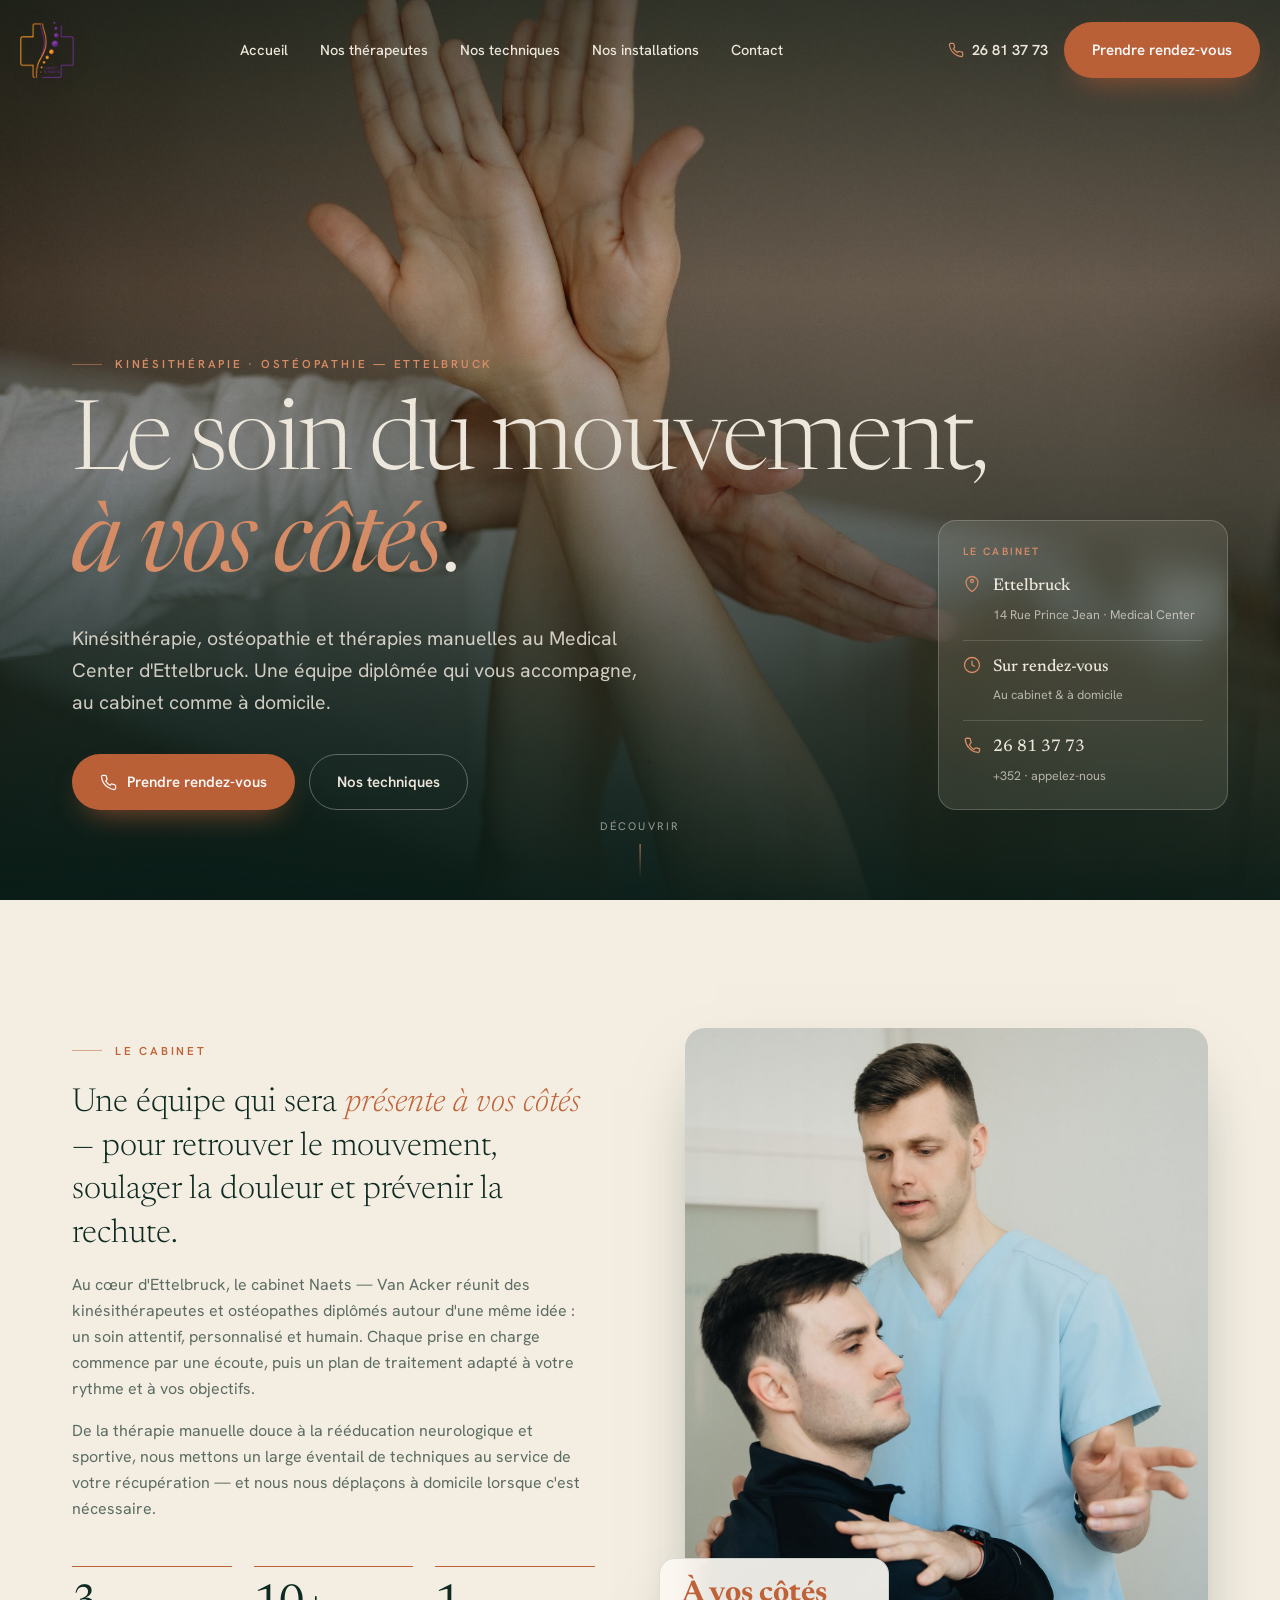
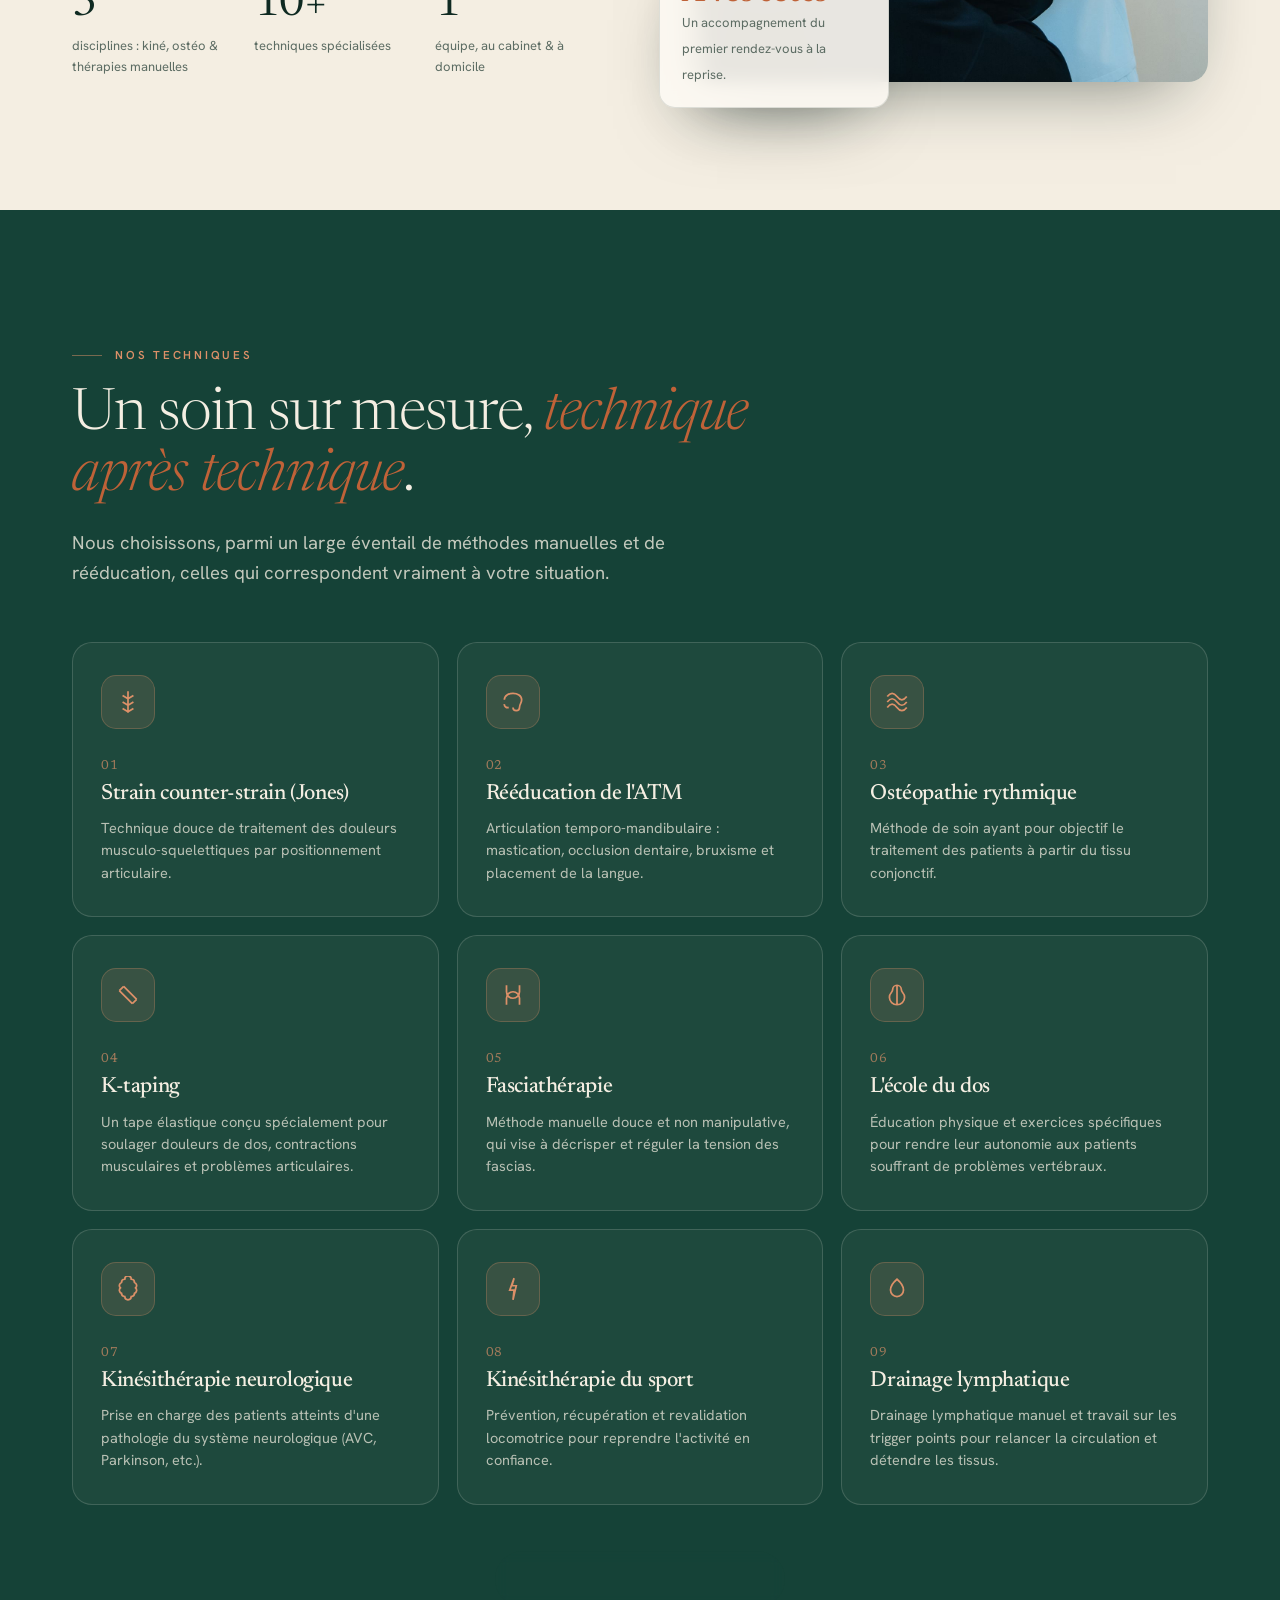
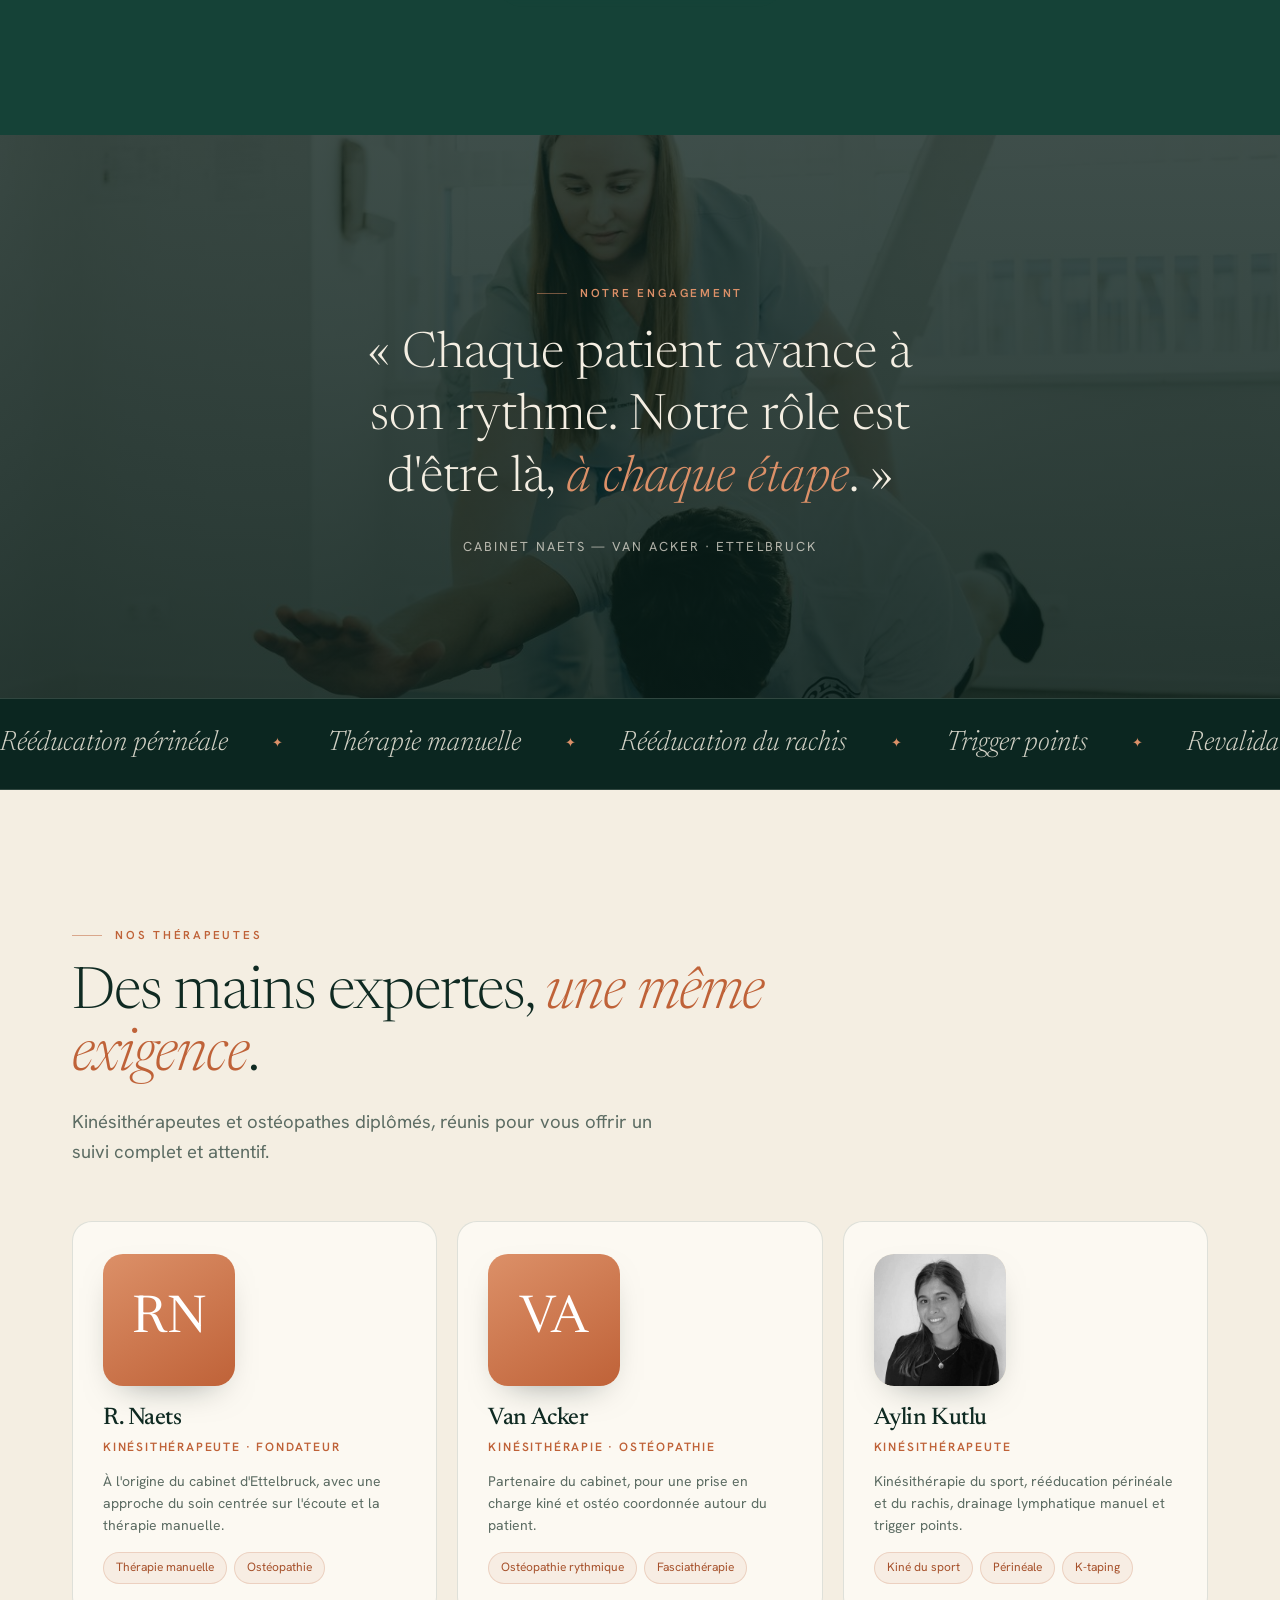
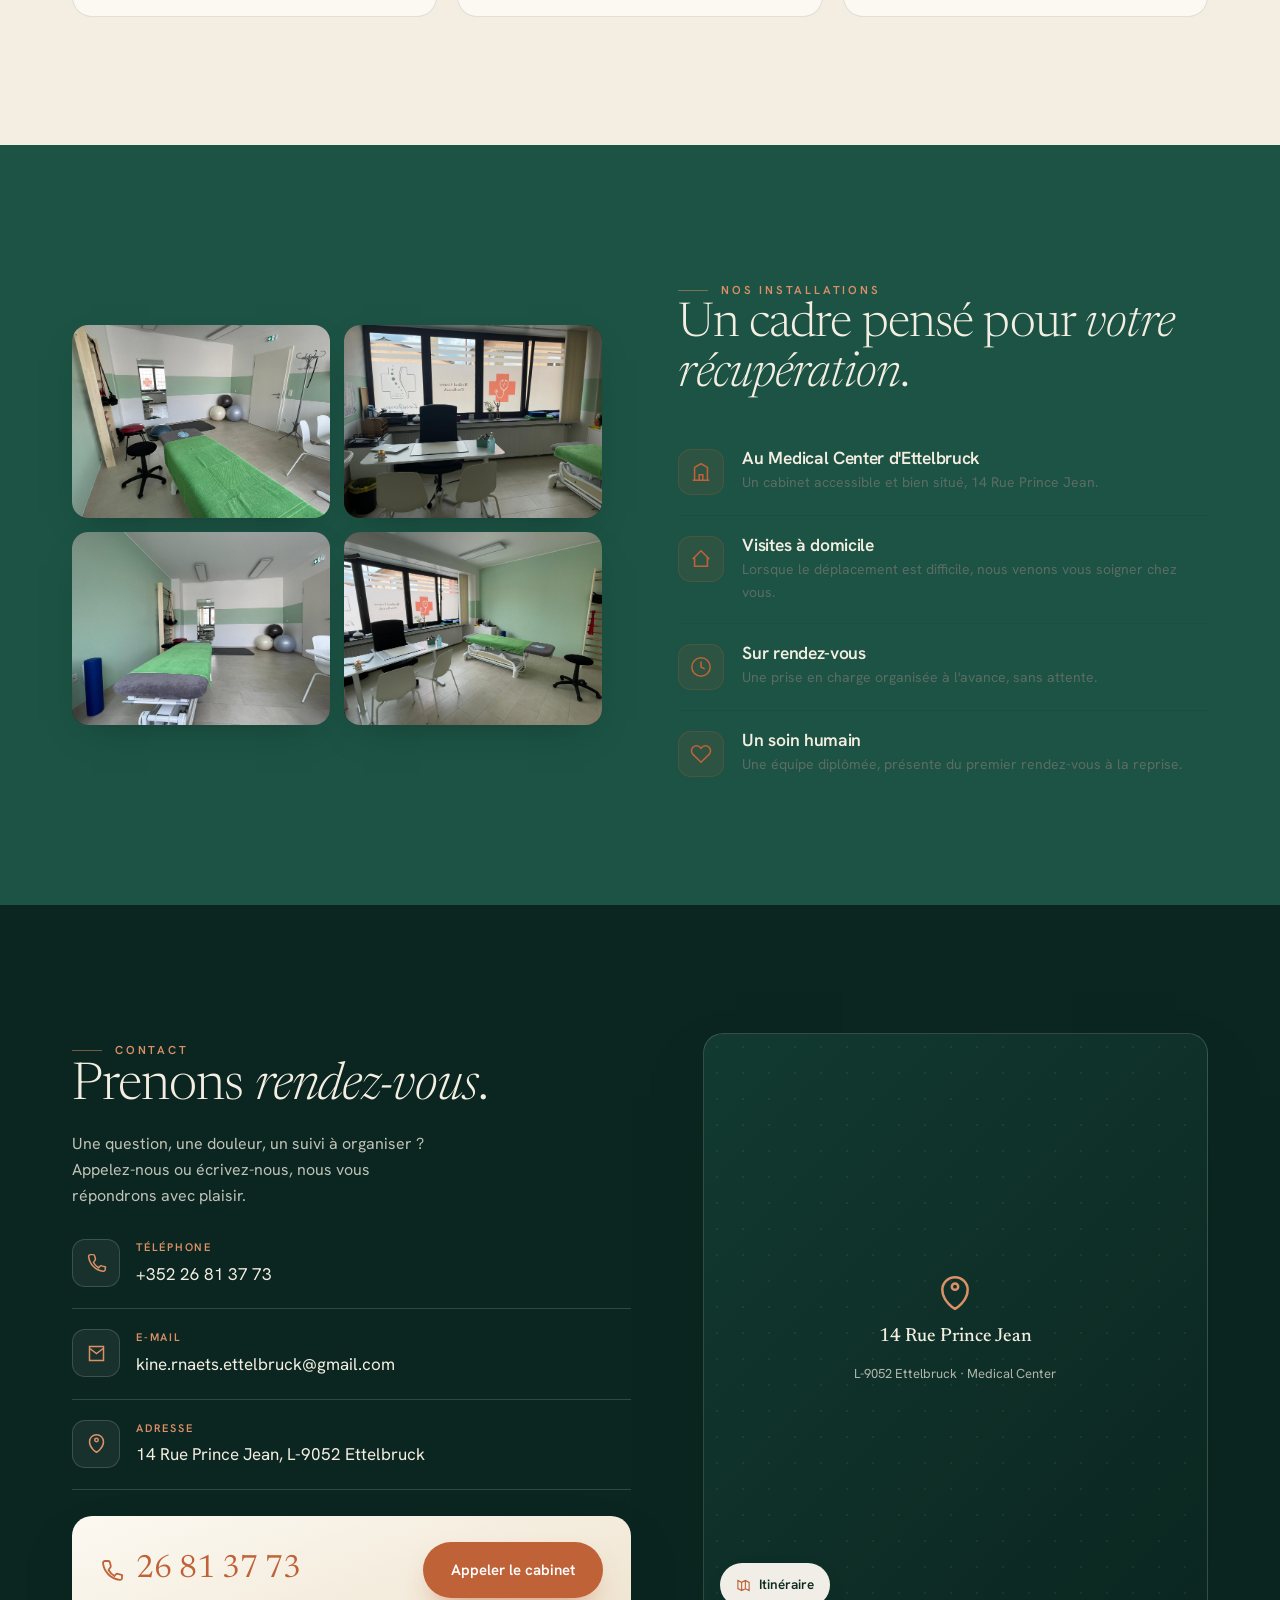
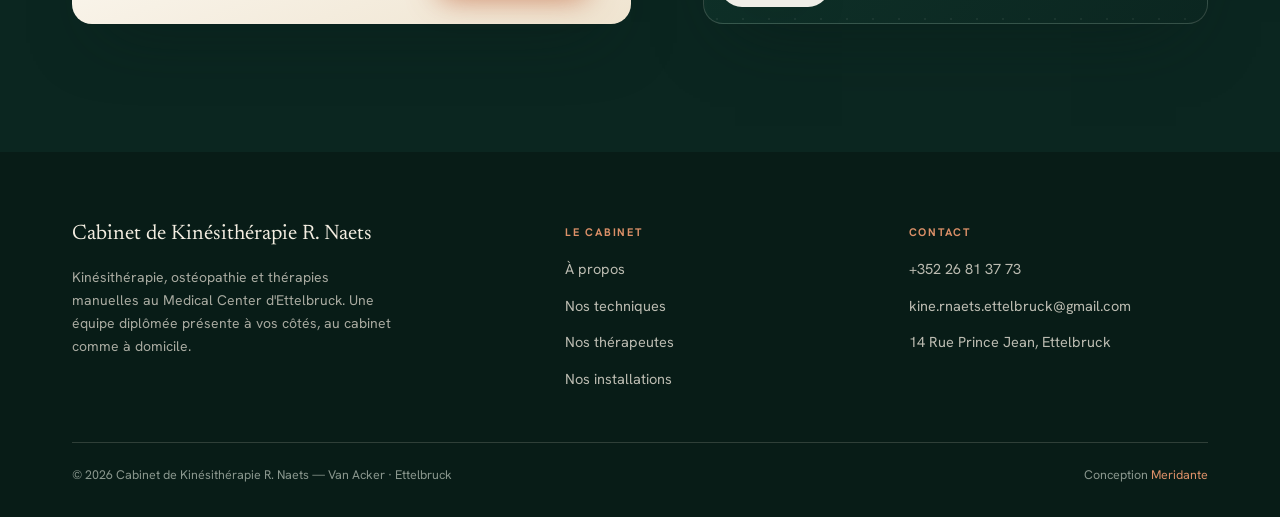
<file: index.html>
<!doctype html>
<html lang="fr">
<head>
<meta charset="utf-8">
<meta name="viewport" content="width=device-width,initial-scale=1,viewport-fit=cover">
<title>Cabinet de Kinésithérapie R. Naets · Ettelbruck — Kinésithérapie & Ostéopathie</title>
<meta name="description" content="Kinésithérapie, ostéopathie et thérapies manuelles au Medical Center d'Ettelbruck. Une équipe diplômée présente à vos côtés, au cabinet comme à domicile. Sur rendez-vous : +352 26 81 37 73.">
<meta name="theme-color" content="#0c2620">
<meta property="og:title" content="Cabinet de Kinésithérapie R. Naets · Ettelbruck">
<meta property="og:description" content="Le soin du mouvement, à vos côtés.">
<meta property="og:type" content="website">
<link rel="icon" href="data:image/svg+xml,%3Csvg xmlns='http://www.w3.org/2000/svg' viewBox='0 0 32 32'%3E%3Crect width='32' height='32' rx='8' fill='%230c2620'/%3E%3Ctext x='16' y='22' font-family='Georgia,serif' font-size='15' fill='%23d98a63' text-anchor='middle'%3ERN%3C/text%3E%3C/svg%3E">
<link rel="preconnect" href="https://fonts.googleapis.com"><link rel="preconnect" href="https://fonts.gstatic.com" crossorigin>
<link href="https://fonts.googleapis.com/css2?family=Newsreader:ital,opsz,wght@0,6..72,300;0,6..72,400;0,6..72,500;1,6..72,300;1,6..72,400&family=Hanken+Grotesk:wght@400;500;600;700&display=swap" rel="stylesheet">
<link rel="stylesheet" href="styles.css">
</head>
<body>
<div class="grain"></div>

<header id="hdr">
  <div class="wrap bar">
    <a class="brand" href="#top" aria-label="Kiné Ettelbruck — Cabinet R. Naets"><span class="logomark"><img src="img/logo.png" alt="Kiné Ettelbruck — Cabinet R. Naets"></span></a>
    <nav class="links">
      <a href="#top">Accueil</a><a href="therapeutes.html">Nos thérapeutes</a><a href="techniques.html">Nos techniques</a><a href="installations.html">Nos installations</a><a href="#contact">Contact</a>
    </nav>
    <div class="navcta">
      <a class="tel" href="tel:+35226813773"><svg viewBox="0 0 24 24" fill="none" stroke="currentColor" stroke-width="1.8"><path d="M22 16.9v3a2 2 0 0 1-2.2 2 19.8 19.8 0 0 1-8.6-3.1 19.5 19.5 0 0 1-6-6 19.8 19.8 0 0 1-3.1-8.7A2 2 0 0 1 4.1 2h3a2 2 0 0 1 2 1.7c.1 1 .4 1.9.7 2.8a2 2 0 0 1-.5 2.1L8.1 9.9a16 16 0 0 0 6 6l1.3-1.3a2 2 0 0 1 2.1-.4c.9.3 1.8.6 2.8.7a2 2 0 0 1 1.7 2z"/></svg>26 81 37 73</a>
      <a class="btn btn-primary" href="tel:+35226813773">Prendre rendez-vous</a>
    </div>
    <button class="burger" id="burger" aria-label="Menu"><span></span><span></span><span></span></button>
  </div>
</header>

<div id="mnav">
  <button class="x" id="mx" aria-label="Fermer">×</button>
  <a href="#top">Accueil</a><a href="therapeutes.html">Nos thérapeutes</a><a href="techniques.html">Nos techniques</a><a href="installations.html">Nos installations</a><a href="#contact">Contact</a>
  <a class="btn btn-primary" href="tel:+35226813773">Prendre rendez-vous</a>
</div>

<main id="top">

<!-- HERO -->
<section class="hero">
  <div class="hero-media"><img id="heroImg" src="img/hero.jpg" alt="Séance de kinésithérapie, soin manuel"></div>
  <div class="wrap">
    <span class="eyebrow">Kinésithérapie · Ostéopathie — Ettelbruck</span>
    <h1>Le soin du mouvement, <em>à vos côtés</em>.</h1>
    <p class="sub">Kinésithérapie, ostéopathie et thérapies manuelles au Medical Center d'Ettelbruck. Une équipe diplômée qui vous accompagne, au cabinet comme à domicile.</p>
    <div class="cta">
      <a class="btn btn-primary" href="tel:+35226813773"><svg viewBox="0 0 24 24" fill="none" stroke="currentColor" stroke-width="1.8"><path d="M22 16.9v3a2 2 0 0 1-2.2 2 19.8 19.8 0 0 1-8.6-3.1 19.5 19.5 0 0 1-6-6 19.8 19.8 0 0 1-3.1-8.7A2 2 0 0 1 4.1 2h3a2 2 0 0 1 2 1.7c.1 1 .4 1.9.7 2.8a2 2 0 0 1-.5 2.1L8.1 9.9a16 16 0 0 0 6 6l1.3-1.3a2 2 0 0 1 2.1-.4c.9.3 1.8.6 2.8.7a2 2 0 0 1 1.7 2z"/></svg>Prendre rendez-vous</a>
      <a class="btn btn-light" href="#techniques">Nos techniques</a>
    </div>
  </div>
  <aside class="hero-card">
    <div class="lab">Le cabinet</div>
    <div class="row"><svg viewBox="0 0 24 24" fill="none" stroke="currentColor" stroke-width="1.7"><path d="M12 22s8-4.5 8-12a8 8 0 1 0-16 0c0 7.5 8 12 8 12zM12 10a2 2 0 1 0 0-4 2 2 0 0 0 0 4z"/></svg><div><b>Ettelbruck</b><small>14 Rue Prince Jean · Medical Center</small></div></div>
    <div class="row"><svg viewBox="0 0 24 24" fill="none" stroke="currentColor" stroke-width="1.7"><path d="M12 2a10 10 0 1 0 0 20 10 10 0 0 0 0-20zM12 6v6l4 2"/></svg><div><b>Sur rendez-vous</b><small>Au cabinet & à domicile</small></div></div>
    <div class="row"><svg viewBox="0 0 24 24" fill="none" stroke="currentColor" stroke-width="1.7"><path d="M22 16.9v3a2 2 0 0 1-2.2 2A19 19 0 0 1 3 5.2 2 2 0 0 1 5 3h3a2 2 0 0 1 2 1.7c.1 1 .4 1.9.7 2.8a2 2 0 0 1-.5 2.1L8.5 12a16 16 0 0 0 6 6l1.4-1.7a2 2 0 0 1 2.1-.4c.9.3 1.8.6 2.8.7a2 2 0 0 1 1.7 2z"/></svg><div><b>26 81 37 73</b><small>+352 · appelez-nous</small></div></div>
  </aside>
  <div class="scrolldown">Découvrir</div>
</section>

<!-- APPROACH -->
<section class="sec" id="approche">
  <div class="wrap approach">
    <div data-reveal>
      <span class="eyebrow">Le cabinet</span>
      <p class="lead" style="margin-top:22px">Une équipe qui sera <em>présente à vos côtés</em> — pour retrouver le mouvement, soulager la douleur et prévenir la rechute.</p>
      <div class="body">
        <p>Au cœur d'Ettelbruck, le cabinet Naets — Van Acker réunit des kinésithérapeutes et ostéopathes diplômés autour d'une même idée : un soin attentif, personnalisé et humain. Chaque prise en charge commence par une écoute, puis un plan de traitement adapté à votre rythme et à vos objectifs.</p>
        <p>De la thérapie manuelle douce à la rééducation neurologique et sportive, nous mettons un large éventail de techniques au service de votre récupération — et nous nous déplaçons à domicile lorsque c'est nécessaire.</p>
      </div>
      <div class="stats">
        <div class="stat"><b>3</b><span>disciplines : kiné, ostéo & thérapies manuelles</span></div>
        <div class="stat"><b>10+</b><span>techniques spécialisées</span></div>
        <div class="stat"><b>1</b><span>équipe, au cabinet & à domicile</span></div>
      </div>
    </div>
    <div class="frame" data-reveal>
      <div class="ph"><img src="img/care.jpg" alt="Thérapie manuelle sur le bras d'un patient"></div>
      <div class="float"><b>À vos côtés</b><span>Un accompagnement du premier rendez-vous à la reprise.</span></div>
    </div>
  </div>
</section>

<!-- TECHNIQUES -->
<section class="sec dark" id="techniques">
  <div class="wrap">
    <div class="sec-head" data-reveal>
      <span class="eyebrow">Nos techniques</span>
      <h2>Un soin sur mesure, <em>technique après technique</em>.</h2>
      <p>Nous choisissons, parmi un large éventail de méthodes manuelles et de rééducation, celles qui correspondent vraiment à votre situation.</p>
    </div>
    <div class="grid">
      <div class="card" data-reveal><div class="ic"><svg viewBox="0 0 24 24" fill="none" stroke="currentColor" stroke-width="1.6"><path d="M12 2v20M7 6l5 3 5-3M7 12l5 3 5-3M7 18l5 3 5-3"/></svg></div><span class="k">01</span><h3>Strain counter-strain (Jones)</h3><p>Technique douce de traitement des douleurs musculo-squelettiques par positionnement articulaire.</p></div>
      <div class="card" data-reveal><div class="ic"><svg viewBox="0 0 24 24" fill="none" stroke="currentColor" stroke-width="1.6"><path d="M4 10c0-4 4-6 8-6s8 2 8 6c0 3-2 4-2 7a3 3 0 0 1-6 0M8 17a3 3 0 0 1-4-3"/></svg></div><span class="k">02</span><h3>Rééducation de l'ATM</h3><p>Articulation temporo-mandibulaire : mastication, occlusion dentaire, bruxisme et placement de la langue.</p></div>
      <div class="card" data-reveal><div class="ic"><svg viewBox="0 0 24 24" fill="none" stroke="currentColor" stroke-width="1.6"><path d="M3 12c3-4 6-4 9 0s6 4 9 0M3 17c3-4 6-4 9 0s6 4 9 0M3 7c3-4 6-4 9 0s6 4 9 0"/></svg></div><span class="k">03</span><h3>Ostéopathie rythmique</h3><p>Méthode de soin ayant pour objectif le traitement des patients à partir du tissu conjonctif.</p></div>
      <div class="card" data-reveal><div class="ic"><svg viewBox="0 0 24 24" fill="none" stroke="currentColor" stroke-width="1.6"><path d="M4 8l12 12M8 4l12 12M4 8l4-4M16 20l4-4"/></svg></div><span class="k">04</span><h3>K-taping</h3><p>Un tape élastique conçu spécialement pour soulager douleurs de dos, contractions musculaires et problèmes articulaires.</p></div>
      <div class="card" data-reveal><div class="ic"><svg viewBox="0 0 24 24" fill="none" stroke="currentColor" stroke-width="1.6"><path d="M6 3v6a6 6 0 0 0 12 0V3M6 21v-6a6 6 0 0 1 12 0v6"/></svg></div><span class="k">05</span><h3>Fasciathérapie</h3><p>Méthode manuelle douce et non manipulative, qui vise à décrisper et réguler la tension des fascias.</p></div>
      <div class="card" data-reveal><div class="ic"><svg viewBox="0 0 24 24" fill="none" stroke="currentColor" stroke-width="1.6"><path d="M12 3a4 4 0 0 0-4 4c0 3-3 3-3 7a7 7 0 0 0 14 0c0-4-3-4-3-7a4 4 0 0 0-4-4zM12 3v18"/></svg></div><span class="k">06</span><h3>L'école du dos</h3><p>Éducation physique et exercices spécifiques pour rendre leur autonomie aux patients souffrant de problèmes vertébraux.</p></div>
      <div class="card" data-reveal><div class="ic"><svg viewBox="0 0 24 24" fill="none" stroke="currentColor" stroke-width="1.6"><path d="M9 3a3 3 0 0 0-3 3 3 3 0 0 0-1 5 3 3 0 0 0 1 5 3 3 0 0 0 3 3 3 3 0 0 0 6 0 3 3 0 0 0 3-3 3 3 0 0 0 1-5 3 3 0 0 0-1-5 3 3 0 0 0-3-3 3 3 0 0 0-6 0z"/></svg></div><span class="k">07</span><h3>Kinésithérapie neurologique</h3><p>Prise en charge des patients atteints d'une pathologie du système neurologique (AVC, Parkinson, etc.).</p></div>
      <div class="card" data-reveal><div class="ic"><svg viewBox="0 0 24 24" fill="none" stroke="currentColor" stroke-width="1.6"><path d="M13 2l-2 7h4l-3 13 1-9H9l4-11z"/></svg></div><span class="k">08</span><h3>Kinésithérapie du sport</h3><p>Prévention, récupération et revalidation locomotrice pour reprendre l'activité en confiance.</p></div>
      <div class="card" data-reveal><div class="ic"><svg viewBox="0 0 24 24" fill="none" stroke="currentColor" stroke-width="1.6"><path d="M12 3s6 5 6 10a6 6 0 0 1-12 0c0-5 6-10 6-10z"/></svg></div><span class="k">09</span><h3>Drainage lymphatique</h3><p>Drainage lymphatique manuel et travail sur les trigger points pour relancer la circulation et détendre les tissus.</p></div>
    </div>
    <div style="text-align:center;margin-top:46px"><a class="btn btn-light" href="techniques.html">Voir chaque technique en détail →</a></div>
  </div>
</section>

<!-- QUOTE BAND -->
<section class="band">
  <img src="img/room.jpg" alt="Séance de rééducation">
  <div class="wrap">
    <span class="eyebrow" style="color:var(--clay2);justify-content:center">Notre engagement</span>
    <p class="q">« Chaque patient avance à son rythme. Notre rôle est d'être là, <em>à chaque étape</em>. »</p>
    <div class="who">Cabinet Naets — Van Acker · Ettelbruck</div>
  </div>
</section>

<!-- SPEC marquee -->
<div class="spec" aria-hidden="true"><div class="track">
  <span>Rééducation périnéale</span><span>Thérapie manuelle</span><span>Rééducation du rachis</span><span>Trigger points</span><span>Revalidation locomotrice</span><span>Activité physique & obésité</span>
  <span>Rééducation périnéale</span><span>Thérapie manuelle</span><span>Rééducation du rachis</span><span>Trigger points</span><span>Revalidation locomotrice</span><span>Activité physique & obésité</span>
</div></div>

<!-- TEAM -->
<section class="sec" id="equipe">
  <div class="wrap">
    <div class="sec-head" data-reveal>
      <span class="eyebrow">Nos thérapeutes</span>
      <h2>Des mains expertes, <em>une même exigence</em>.</h2>
      <p>Kinésithérapeutes et ostéopathes diplômés, réunis pour vous offrir un suivi complet et attentif.</p>
    </div>
    <div class="team">
      <div class="member" data-reveal><div class="avatar">RN</div><h3>R. Naets</h3><div class="role">Kinésithérapeute · Fondateur</div><p>À l'origine du cabinet d'Ettelbruck, avec une approche du soin centrée sur l'écoute et la thérapie manuelle.</p><div class="tags"><i>Thérapie manuelle</i><i>Ostéopathie</i></div></div>
      <div class="member" data-reveal><div class="avatar">VA</div><h3>Van Acker</h3><div class="role">Kinésithérapie · Ostéopathie</div><p>Partenaire du cabinet, pour une prise en charge kiné et ostéo coordonnée autour du patient.</p><div class="tags"><i>Ostéopathie rythmique</i><i>Fasciathérapie</i></div></div>
      <div class="member" data-reveal><div class="avatar photo"><img src="img/aylin.jpg" alt="Aylin Kutlu, kinésithérapeute"></div><h3>Aylin Kutlu</h3><div class="role">Kinésithérapeute</div><p>Kinésithérapie du sport, rééducation périnéale et du rachis, drainage lymphatique manuel et trigger points.</p><div class="tags"><i>Kiné du sport</i><i>Périnéale</i><i>K-taping</i></div></div>
    </div>
  </div>
</section>

<!-- INSTALLATIONS -->
<section class="sec dark" id="cabinet" style="background:var(--green2)">
  <div class="wrap split">
    <div class="gallery" data-reveal>
      <div class="g"><img src="img/inst-1.jpg" alt="Salle de soin du cabinet R. Naets" loading="lazy"></div>
      <div class="g"><img src="img/inst-2.jpg" alt="Espace de rééducation et d'exercices" loading="lazy"></div>
      <div class="g"><img src="img/inst-3.jpg" alt="Cabinet au Medical Center d'Ettelbruck" loading="lazy"></div>
      <div class="g"><img src="img/inst-4.jpg" alt="Salle d'exercices, ballons et espalier" loading="lazy"></div>
    </div>
    <div data-reveal>
      <span class="eyebrow">Nos installations</span>
      <h2 class="sec-head" style="font-size:clamp(30px,4.4vw,48px);font-weight:300">Un cadre pensé pour <em>votre récupération</em>.</h2>
      <div style="margin-top:28px">
        <div class="feat"><div class="fi"><svg viewBox="0 0 24 24" fill="none" stroke="currentColor" stroke-width="1.7"><path d="M3 21h18M5 21V7l7-4 7 4v14M10 21v-6h4v6"/></svg></div><div><h4>Au Medical Center d'Ettelbruck</h4><p>Un cabinet accessible et bien situé, 14 Rue Prince Jean.</p></div></div>
        <div class="feat"><div class="fi"><svg viewBox="0 0 24 24" fill="none" stroke="currentColor" stroke-width="1.7"><path d="M3 12l9-9 9 9M5 10v10h14V10"/></svg></div><div><h4>Visites à domicile</h4><p>Lorsque le déplacement est difficile, nous venons vous soigner chez vous.</p></div></div>
        <div class="feat"><div class="fi"><svg viewBox="0 0 24 24" fill="none" stroke="currentColor" stroke-width="1.7"><path d="M12 2a10 10 0 1 0 0 20 10 10 0 0 0 0-20zM12 6v6l4 2"/></svg></div><div><h4>Sur rendez-vous</h4><p>Une prise en charge organisée à l'avance, sans attente.</p></div></div>
        <div class="feat"><div class="fi"><svg viewBox="0 0 24 24" fill="none" stroke="currentColor" stroke-width="1.7"><path d="M20.8 4.6a5.5 5.5 0 0 0-7.8 0L12 5.7l-1-1.1a5.5 5.5 0 1 0-7.8 7.8L12 21l8.8-8.6a5.5 5.5 0 0 0 0-7.8z"/></svg></div><div><h4>Un soin humain</h4><p>Une équipe diplômée, présente du premier rendez-vous à la reprise.</p></div></div>
      </div>
    </div>
  </div>
</section>

<!-- CONTACT -->
<section class="sec dark" id="contact" style="background:var(--pine)">
  <div class="wrap">
    <div class="contact">
      <div data-reveal>
        <span class="eyebrow">Contact</span>
        <h2 class="sec-head" style="font-size:clamp(30px,4.6vw,52px);font-weight:300">Prenons <em>rendez-vous</em>.</h2>
        <p style="color:rgba(244,238,226,.78);margin-top:16px;max-width:42ch">Une question, une douleur, un suivi à organiser ? Appelez-nous ou écrivez-nous, nous vous répondrons avec plaisir.</p>
        <ul class="info">
          <li><span class="ci"><svg viewBox="0 0 24 24" fill="none" stroke="currentColor" stroke-width="1.7"><path d="M22 16.9v3a2 2 0 0 1-2.2 2A19 19 0 0 1 3 5.2 2 2 0 0 1 5 3h3a2 2 0 0 1 2 1.7c.1 1 .4 1.9.7 2.8a2 2 0 0 1-.5 2.1L8.5 12a16 16 0 0 0 6 6l1.4-1.7a2 2 0 0 1 2.1-.4c.9.3 1.8.6 2.8.7a2 2 0 0 1 1.7 2z"/></svg></span><div><div class="lab">Téléphone</div><div class="val"><a href="tel:+35226813773">+352 26 81 37 73</a></div></div></li>
          <li><span class="ci"><svg viewBox="0 0 24 24" fill="none" stroke="currentColor" stroke-width="1.7"><path d="M4 4h16v16H4zM4 6l8 6 8-6"/></svg></span><div><div class="lab">E-mail</div><div class="val"><a href="mailto:kine.rnaets.ettelbruck@gmail.com">kine.rnaets.ettelbruck@gmail.com</a></div></div></li>
          <li><span class="ci"><svg viewBox="0 0 24 24" fill="none" stroke="currentColor" stroke-width="1.7"><path d="M12 22s8-4.5 8-12a8 8 0 1 0-16 0c0 7.5 8 12 8 12zM12 10a2 2 0 1 0 0-4 2 2 0 0 0 0 4z"/></svg></span><div><div class="lab">Adresse</div><div class="val">14 Rue Prince Jean, L-9052 Ettelbruck</div></div></li>
        </ul>
        <div class="cta-strip">
          <a class="big" href="tel:+35226813773"><svg viewBox="0 0 24 24" fill="none" stroke="currentColor" stroke-width="1.8"><path d="M22 16.9v3a2 2 0 0 1-2.2 2A19 19 0 0 1 3 5.2 2 2 0 0 1 5 3h3a2 2 0 0 1 2 1.7c.1 1 .4 1.9.7 2.8a2 2 0 0 1-.5 2.1L8.5 12a16 16 0 0 0 6 6l1.4-1.7a2 2 0 0 1 2.1-.4c.9.3 1.8.6 2.8.7a2 2 0 0 1 1.7 2z"/></svg>26 81 37 73</a>
          <a class="btn btn-primary" href="tel:+35226813773">Appeler le cabinet</a>
        </div>
      </div>
      <div class="mapwrap" data-reveal>
        <div class="map-fallback"><svg viewBox="0 0 24 24" fill="none" stroke="currentColor" stroke-width="1.6"><path d="M12 22s8-4.5 8-12a8 8 0 1 0-16 0c0 7.5 8 12 8 12zM12 10a2 2 0 1 0 0-4 2 2 0 0 0 0 4z"/></svg><b>14 Rue Prince Jean</b><small>L-9052 Ettelbruck · Medical Center</small></div>
        <a class="map-link" href="https://www.google.com/maps/search/?api=1&query=14+Rue+Prince+Jean+9052+Ettelbruck" target="_blank" rel="noopener"><svg viewBox="0 0 24 24" fill="none" stroke="currentColor" stroke-width="1.8"><path d="M9 20l-6-3V4l6 3 6-3 6 3v13l-6-3-6 3zM9 7v13M15 4v13"/></svg>Itinéraire</a>
        <iframe title="Carte — Cabinet R. Naets, Ettelbruck" loading="lazy" referrerpolicy="no-referrer-when-downgrade" src="https://www.google.com/maps?q=14%20Rue%20Prince%20Jean%2C%209052%20Ettelbruck&output=embed"></iframe>
      </div>
    </div>
  </div>
</section>

</main>

<footer>
  <div class="wrap">
    <div class="fgrid">
      <div>
        <h5>Cabinet de Kinésithérapie R. Naets</h5>
        <p class="muted">Kinésithérapie, ostéopathie et thérapies manuelles au Medical Center d'Ettelbruck. Une équipe diplômée présente à vos côtés, au cabinet comme à domicile.</p>
      </div>
      <div class="fcol"><b>Le cabinet</b><a href="#approche">À propos</a><a href="techniques.html">Nos techniques</a><a href="therapeutes.html">Nos thérapeutes</a><a href="installations.html">Nos installations</a></div>
      <div class="fcol"><b>Contact</b><a href="tel:+35226813773">+352 26 81 37 73</a><a href="mailto:kine.rnaets.ettelbruck@gmail.com">kine.rnaets.ettelbruck@gmail.com</a><a href="https://www.google.com/maps/search/?api=1&query=14+Rue+Prince+Jean+9052+Ettelbruck" target="_blank" rel="noopener">14 Rue Prince Jean, Ettelbruck</a></div>
    </div>
    <div class="fbot"><span>© 2026 Cabinet de Kinésithérapie R. Naets — Van Acker · Ettelbruck</span><span>Conception <a href="#top">Meridante</a></span></div>
  </div>
</footer>

<script>
(function(){
  var h=document.getElementById('hdr');
  var on=function(){h.classList.toggle('scrolled',scrollY>40)};on();addEventListener('scroll',on,{passive:true});
  var m=document.getElementById('mnav');
  document.getElementById('burger').onclick=function(){m.classList.add('open')};
  document.getElementById('mx').onclick=function(){m.classList.remove('open')};
  m.querySelectorAll('a').forEach(function(a){a.onclick=function(){m.classList.remove('open')}});
  var rm=matchMedia('(prefers-reduced-motion:reduce)').matches;
  if(!rm){
    var io=new IntersectionObserver(function(es){es.forEach(function(e){if(e.isIntersecting){e.target.classList.add('in');io.unobserve(e.target)}})},{threshold:.12});
    document.querySelectorAll('[data-reveal]').forEach(function(el,i){el.style.transitionDelay=(i%3*80)+'ms';io.observe(el)});
    var hi=document.getElementById('heroImg');
    addEventListener('scroll',function(){var y=scrollY;if(y<900)hi.style.transform='translateY('+(y*0.18)+'px)'},{passive:true});
  }
})();
</script>
<script type="application/ld+json">
{"@context":"https://schema.org","@type":"Physiotherapy","name":"Cabinet de Kinésithérapie R. Naets — Van Acker","telephone":"+352 26 81 37 73","email":"kine.rnaets.ettelbruck@gmail.com","address":{"@type":"PostalAddress","streetAddress":"14 Rue Prince Jean","postalCode":"L-9052","addressLocality":"Ettelbruck","addressCountry":"LU"},"medicalSpecialty":["Physiotherapy","Osteopathy"],"areaServed":"Ettelbruck"}
</script>
</body>
</html>
</file>
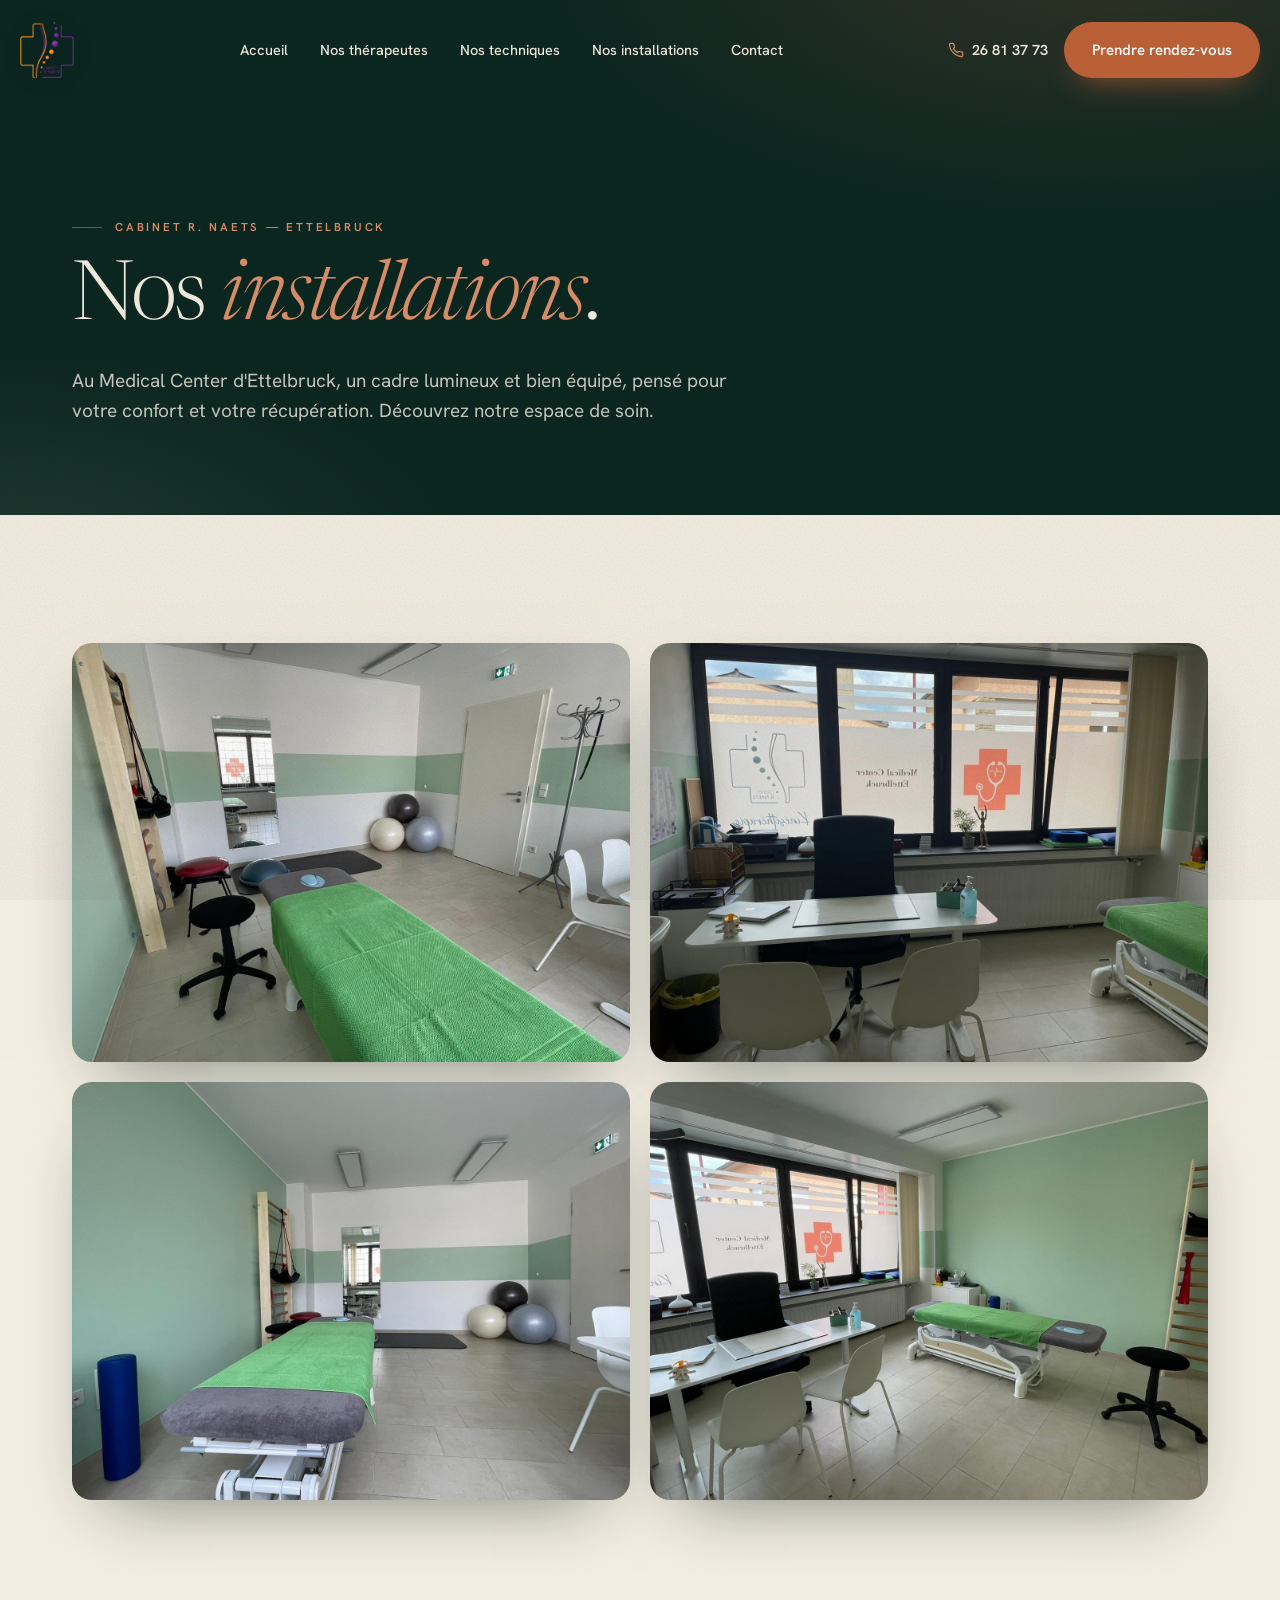
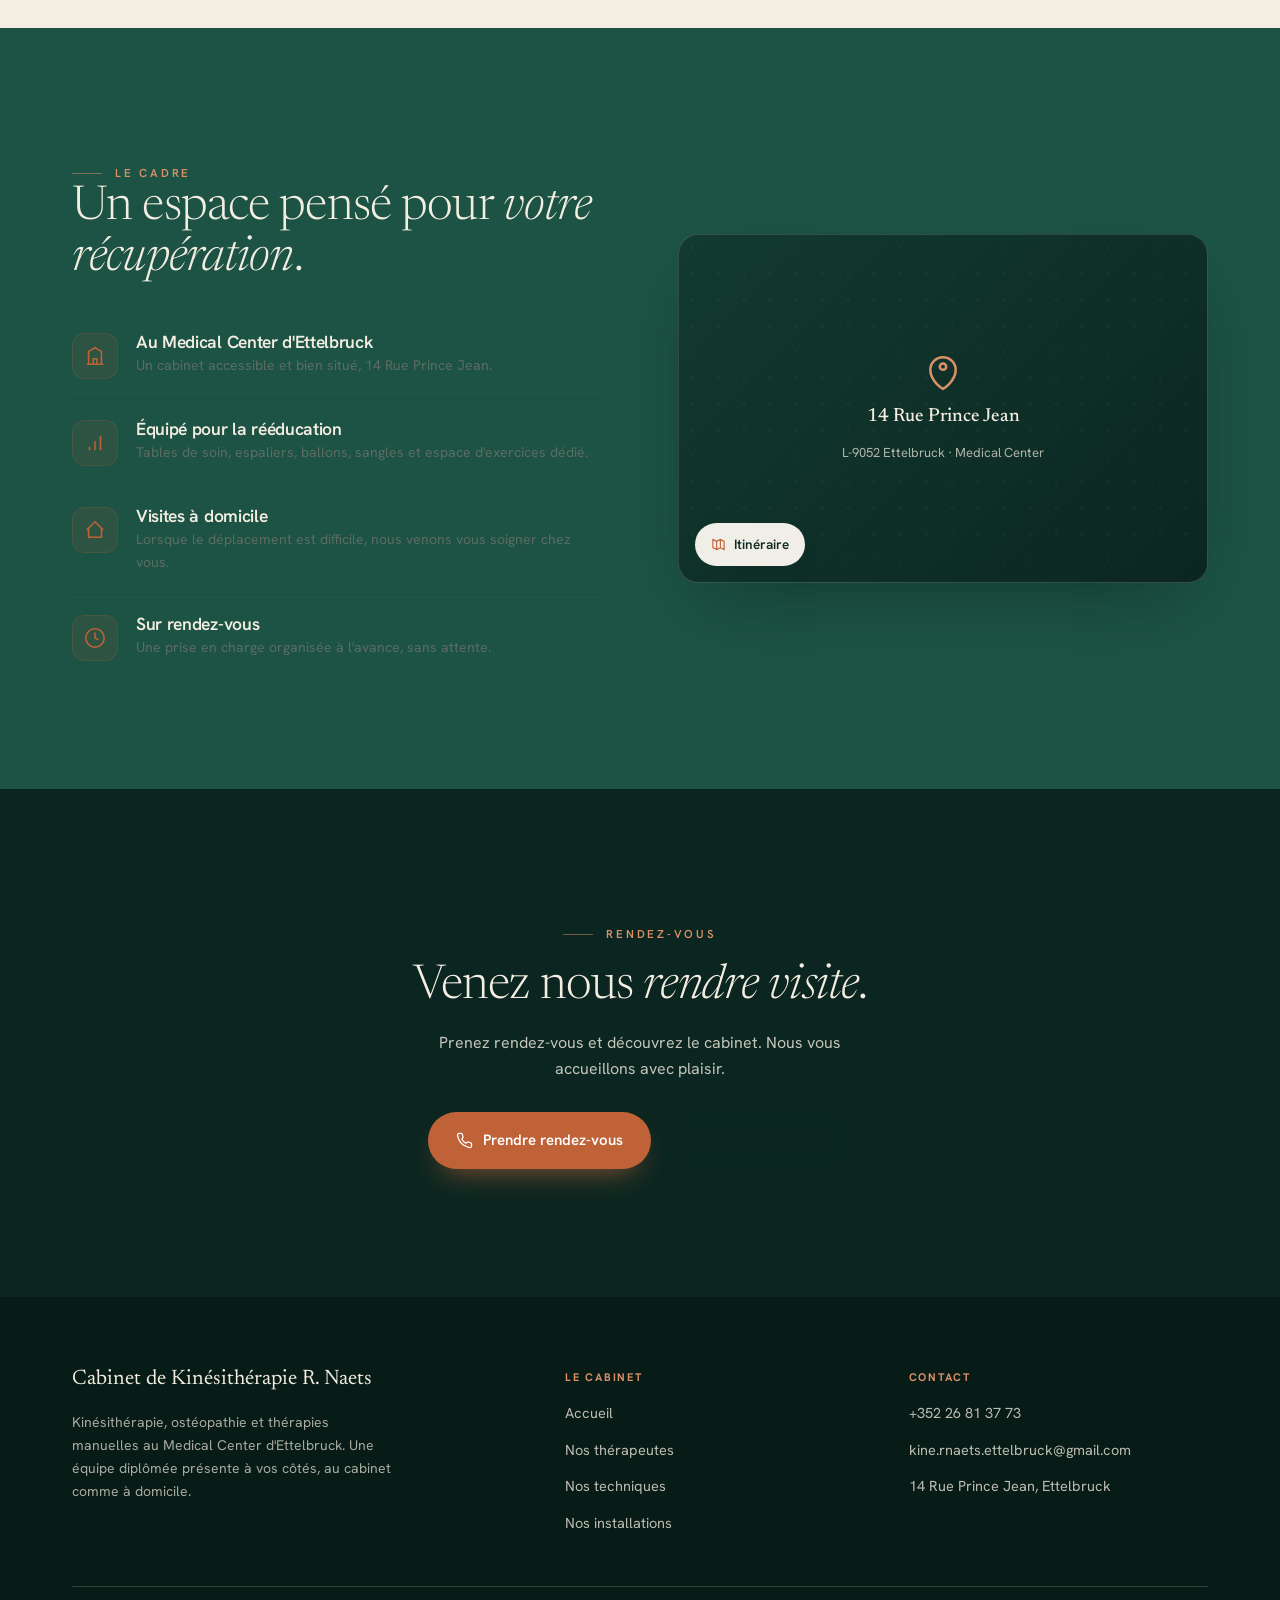
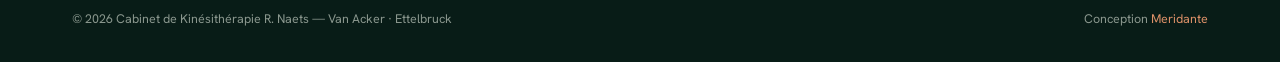
<file: installations.html>
<!doctype html>
<html lang="fr">
<head>
<meta charset="utf-8">
<meta name="viewport" content="width=device-width,initial-scale=1,viewport-fit=cover">
<title>Nos installations — Cabinet de Kinésithérapie R. Naets · Ettelbruck</title>
<meta name="description" content="Découvrez le cabinet R. Naets au Medical Center d'Ettelbruck : un cadre lumineux et équipé pensé pour votre récupération. Visites à domicile, sur rendez-vous.">
<meta name="theme-color" content="#0c2620">
<link rel="icon" href="data:image/svg+xml,%3Csvg xmlns='http://www.w3.org/2000/svg' viewBox='0 0 32 32'%3E%3Crect width='32' height='32' rx='8' fill='%230c2620'/%3E%3Ctext x='16' y='22' font-family='Georgia,serif' font-size='15' fill='%23d98a63' text-anchor='middle'%3ERN%3C/text%3E%3C/svg%3E">
<link rel="preconnect" href="https://fonts.googleapis.com"><link rel="preconnect" href="https://fonts.gstatic.com" crossorigin>
<link href="https://fonts.googleapis.com/css2?family=Newsreader:ital,opsz,wght@0,6..72,300;0,6..72,400;0,6..72,500;1,6..72,300;1,6..72,400&family=Hanken+Grotesk:wght@400;500;600;700&display=swap" rel="stylesheet">
<link rel="stylesheet" href="styles.css">
</head>
<body>
<div class="grain"></div>

<header id="hdr">
  <div class="wrap bar">
    <a class="brand" href="index.html" aria-label="Kiné Ettelbruck — Cabinet R. Naets"><span class="logomark"><img src="img/logo.png" alt="Kiné Ettelbruck — Cabinet R. Naets"></span></a>
    <nav class="links">
      <a href="index.html">Accueil</a><a href="therapeutes.html">Nos thérapeutes</a><a href="techniques.html">Nos techniques</a><a href="installations.html">Nos installations</a><a href="index.html#contact">Contact</a>
    </nav>
    <div class="navcta">
      <a class="tel" href="tel:+35226813773"><svg viewBox="0 0 24 24" fill="none" stroke="currentColor" stroke-width="1.8"><path d="M22 16.9v3a2 2 0 0 1-2.2 2 19.8 19.8 0 0 1-8.6-3.1 19.5 19.5 0 0 1-6-6 19.8 19.8 0 0 1-3.1-8.7A2 2 0 0 1 4.1 2h3a2 2 0 0 1 2 1.7c.1 1 .4 1.9.7 2.8a2 2 0 0 1-.5 2.1L8.1 9.9a16 16 0 0 0 6 6l1.3-1.3a2 2 0 0 1 2.1-.4c.9.3 1.8.6 2.8.7a2 2 0 0 1 1.7 2z"/></svg>26 81 37 73</a>
      <a class="btn btn-primary" href="tel:+35226813773">Prendre rendez-vous</a>
    </div>
    <button class="burger" id="burger" aria-label="Menu"><span></span><span></span><span></span></button>
  </div>
</header>
<div id="mnav">
  <button class="x" id="mx" aria-label="Fermer">×</button>
  <a href="index.html">Accueil</a><a href="therapeutes.html">Nos thérapeutes</a><a href="techniques.html">Nos techniques</a><a href="installations.html">Nos installations</a><a href="index.html#contact">Contact</a>
  <a class="btn btn-primary" href="tel:+35226813773">Prendre rendez-vous</a>
</div>

<main id="top">

<section class="page-hero">
  <div class="wrap">
    <span class="eyebrow">Cabinet R. Naets — Ettelbruck</span>
    <h1>Nos <em>installations</em>.</h1>
    <p>Au Medical Center d'Ettelbruck, un cadre lumineux et bien équipé, pensé pour votre confort et votre récupération. Découvrez notre espace de soin.</p>
  </div>
</section>

<section class="sec">
  <div class="wrap">
    <div class="biggallery">
      <figure><img src="img/inst-1.jpg" alt="Salle de soin lumineuse avec table de traitement et espalier" loading="lazy"><figcaption>Salle de soin — table de traitement & espalier</figcaption></figure>
      <figure><img src="img/inst-2.jpg" alt="Espace de rééducation avec ballons et tapis" loading="lazy"><figcaption>Espace de rééducation & d'exercices</figcaption></figure>
      <figure><img src="img/inst-3.jpg" alt="Cabinet au Medical Center d'Ettelbruck" loading="lazy"><figcaption>Notre cabinet au Medical Center d'Ettelbruck</figcaption></figure>
      <figure><img src="img/inst-4.jpg" alt="Salle d'exercices avec espalier, ballons et sangles" loading="lazy"><figcaption>Matériel d'exercices & de rééducation</figcaption></figure>
    </div>
  </div>
</section>

<section class="sec dark" style="background:var(--green2)">
  <div class="wrap split">
    <div>
      <span class="eyebrow">Le cadre</span>
      <h2 class="sec-head" style="font-size:clamp(30px,4.4vw,48px);font-weight:300">Un espace pensé pour <em>votre récupération</em>.</h2>
      <div style="margin-top:28px">
        <div class="feat"><div class="fi"><svg viewBox="0 0 24 24" fill="none" stroke="currentColor" stroke-width="1.7"><path d="M3 21h18M5 21V7l7-4 7 4v14M10 21v-6h4v6"/></svg></div><div><h4>Au Medical Center d'Ettelbruck</h4><p>Un cabinet accessible et bien situé, 14 Rue Prince Jean.</p></div></div>
        <div class="feat"><div class="fi"><svg viewBox="0 0 24 24" fill="none" stroke="currentColor" stroke-width="1.7"><path d="M12 20V10M18 20V4M6 20v-4"/></svg></div><div><h4>Équipé pour la rééducation</h4><p>Tables de soin, espaliers, ballons, sangles et espace d'exercices dédié.</p></div></div>
        <div class="feat"><div class="fi"><svg viewBox="0 0 24 24" fill="none" stroke="currentColor" stroke-width="1.7"><path d="M3 12l9-9 9 9M5 10v10h14V10"/></svg></div><div><h4>Visites à domicile</h4><p>Lorsque le déplacement est difficile, nous venons vous soigner chez vous.</p></div></div>
        <div class="feat"><div class="fi"><svg viewBox="0 0 24 24" fill="none" stroke="currentColor" stroke-width="1.7"><path d="M12 2a10 10 0 1 0 0 20 10 10 0 0 0 0-20zM12 6v6l4 2"/></svg></div><div><h4>Sur rendez-vous</h4><p>Une prise en charge organisée à l'avance, sans attente.</p></div></div>
      </div>
    </div>
    <div class="mapwrap">
      <div class="map-fallback"><svg viewBox="0 0 24 24" fill="none" stroke="currentColor" stroke-width="1.6"><path d="M12 22s8-4.5 8-12a8 8 0 1 0-16 0c0 7.5 8 12 8 12zM12 10a2 2 0 1 0 0-4 2 2 0 0 0 0 4z"/></svg><b>14 Rue Prince Jean</b><small>L-9052 Ettelbruck · Medical Center</small></div>
      <a class="map-link" href="https://www.google.com/maps/search/?api=1&query=14+Rue+Prince+Jean+9052+Ettelbruck" target="_blank" rel="noopener"><svg viewBox="0 0 24 24" fill="none" stroke="currentColor" stroke-width="1.8"><path d="M9 20l-6-3V4l6 3 6-3 6 3v13l-6-3-6 3zM9 7v13M15 4v13"/></svg>Itinéraire</a>
      <iframe title="Carte — Cabinet R. Naets, Ettelbruck" loading="lazy" referrerpolicy="no-referrer-when-downgrade" src="https://www.google.com/maps?q=14%20Rue%20Prince%20Jean%2C%209052%20Ettelbruck&output=embed"></iframe>
    </div>
  </div>
</section>

<section class="sec dark" style="background:var(--pine)">
  <div class="wrap" style="text-align:center;max-width:760px">
    <span class="eyebrow" style="justify-content:center">Rendez-vous</span>
    <h2 class="sec-head" style="margin:18px auto 0;font-size:clamp(28px,4.4vw,48px);font-weight:300">Venez nous <em>rendre visite</em>.</h2>
    <p style="color:rgba(244,238,226,.8);margin:18px auto 0;max-width:52ch">Prenez rendez-vous et découvrez le cabinet. Nous vous accueillons avec plaisir.</p>
    <div style="margin-top:30px;display:flex;gap:14px;justify-content:center;flex-wrap:wrap">
      <a class="btn btn-primary" href="tel:+35226813773"><svg viewBox="0 0 24 24" fill="none" stroke="currentColor" stroke-width="1.8"><path d="M22 16.9v3a2 2 0 0 1-2.2 2 19.8 19.8 0 0 1-8.6-3.1 19.5 19.5 0 0 1-6-6 19.8 19.8 0 0 1-3.1-8.7A2 2 0 0 1 4.1 2h3a2 2 0 0 1 2 1.7c.1 1 .4 1.9.7 2.8a2 2 0 0 1-.5 2.1L8.1 9.9a16 16 0 0 0 6 6l1.3-1.3a2 2 0 0 1 2.1-.4c.9.3 1.8.6 2.8.7a2 2 0 0 1 1.7 2z"/></svg>Prendre rendez-vous</a>
      <a class="btn btn-light" href="therapeutes.html">Rencontrer l'équipe</a>
    </div>
  </div>
</section>

</main>

<footer>
  <div class="wrap">
    <div class="fgrid">
      <div><h5>Cabinet de Kinésithérapie R. Naets</h5><p class="muted">Kinésithérapie, ostéopathie et thérapies manuelles au Medical Center d'Ettelbruck. Une équipe diplômée présente à vos côtés, au cabinet comme à domicile.</p></div>
      <div class="fcol"><b>Le cabinet</b><a href="index.html">Accueil</a><a href="therapeutes.html">Nos thérapeutes</a><a href="techniques.html">Nos techniques</a><a href="installations.html">Nos installations</a></div>
      <div class="fcol"><b>Contact</b><a href="tel:+35226813773">+352 26 81 37 73</a><a href="mailto:kine.rnaets.ettelbruck@gmail.com">kine.rnaets.ettelbruck@gmail.com</a><a href="https://www.google.com/maps/search/?api=1&query=14+Rue+Prince+Jean+9052+Ettelbruck" target="_blank" rel="noopener">14 Rue Prince Jean, Ettelbruck</a></div>
    </div>
    <div class="fbot"><span>© 2026 Cabinet de Kinésithérapie R. Naets — Van Acker · Ettelbruck</span><span>Conception <a href="index.html">Meridante</a></span></div>
  </div>
</footer>

<script>
(function(){var h=document.getElementById('hdr');var on=function(){h.classList.toggle('scrolled',scrollY>40)};on();addEventListener('scroll',on,{passive:true});
var m=document.getElementById('mnav');document.getElementById('burger').onclick=function(){m.classList.add('open')};document.getElementById('mx').onclick=function(){m.classList.remove('open')};
m.querySelectorAll('a').forEach(function(a){a.onclick=function(){m.classList.remove('open')}});})();
</script>
</body>
</html>
</file>
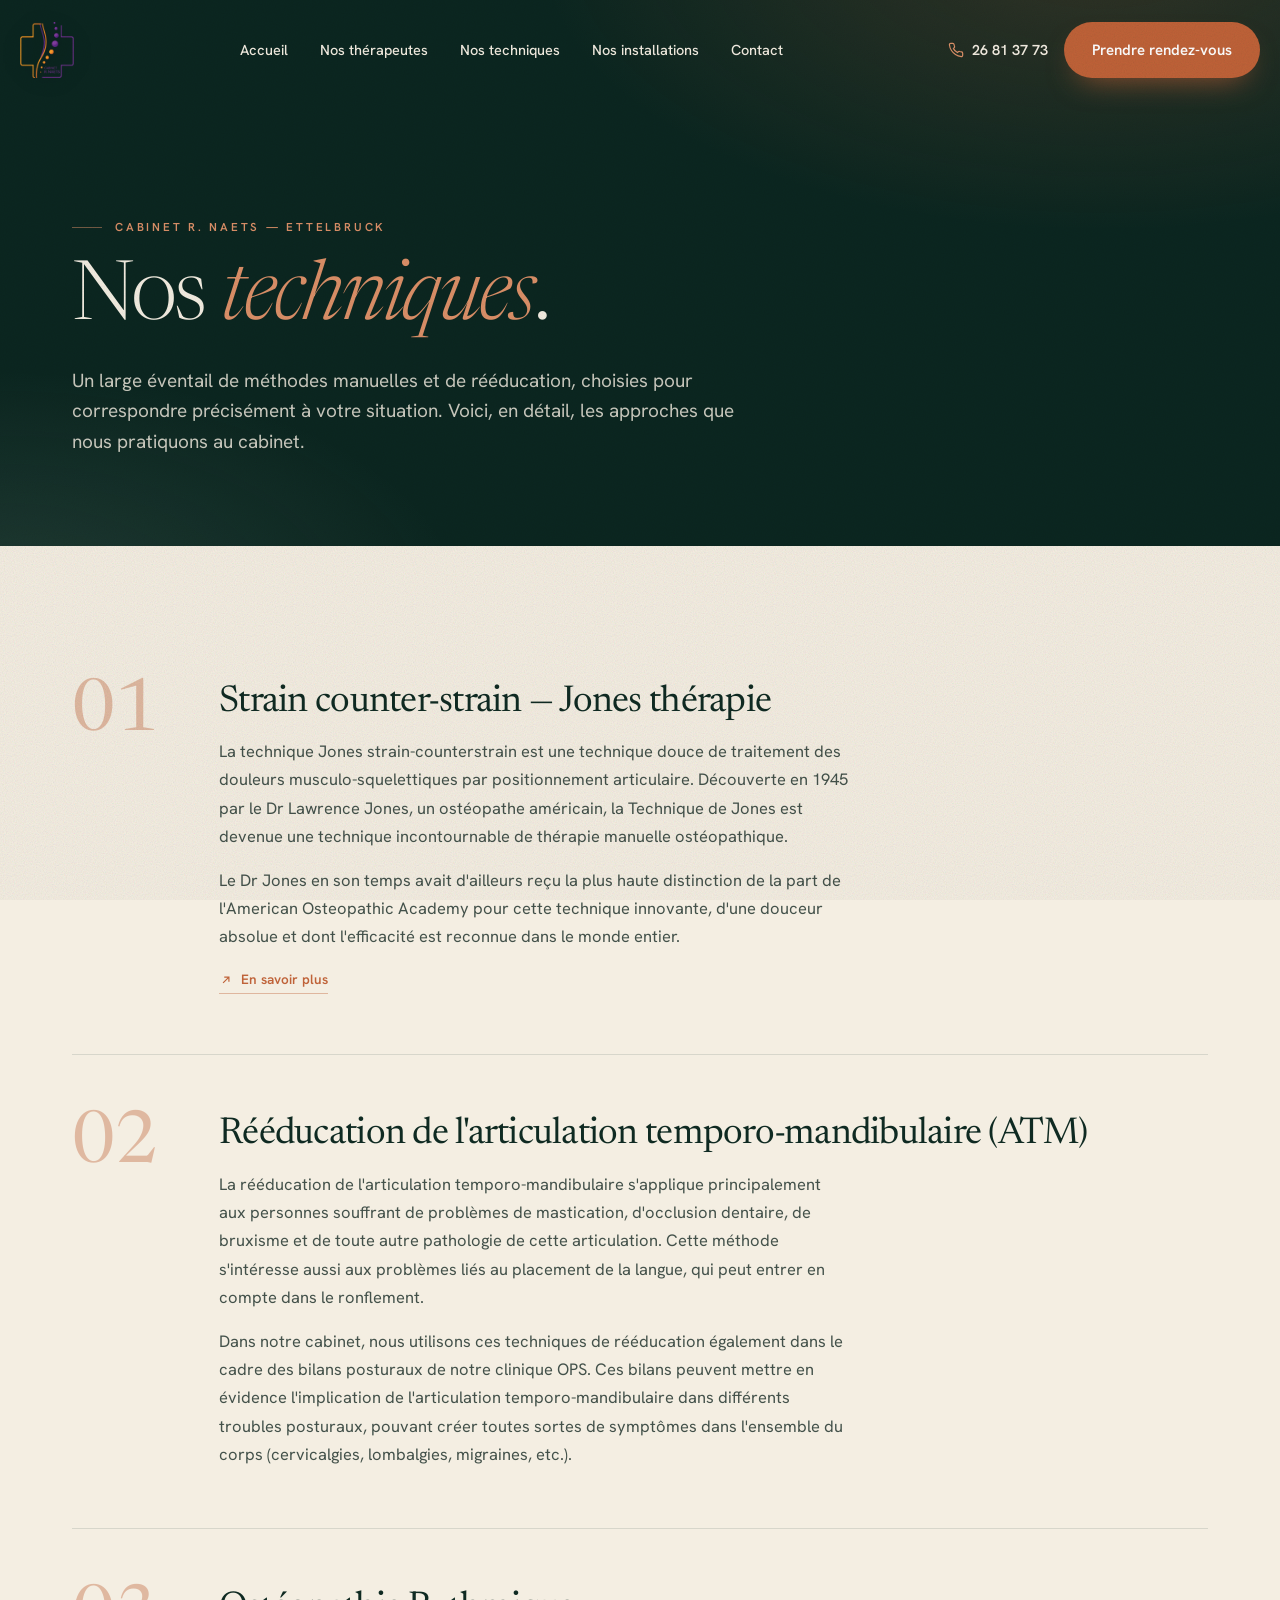
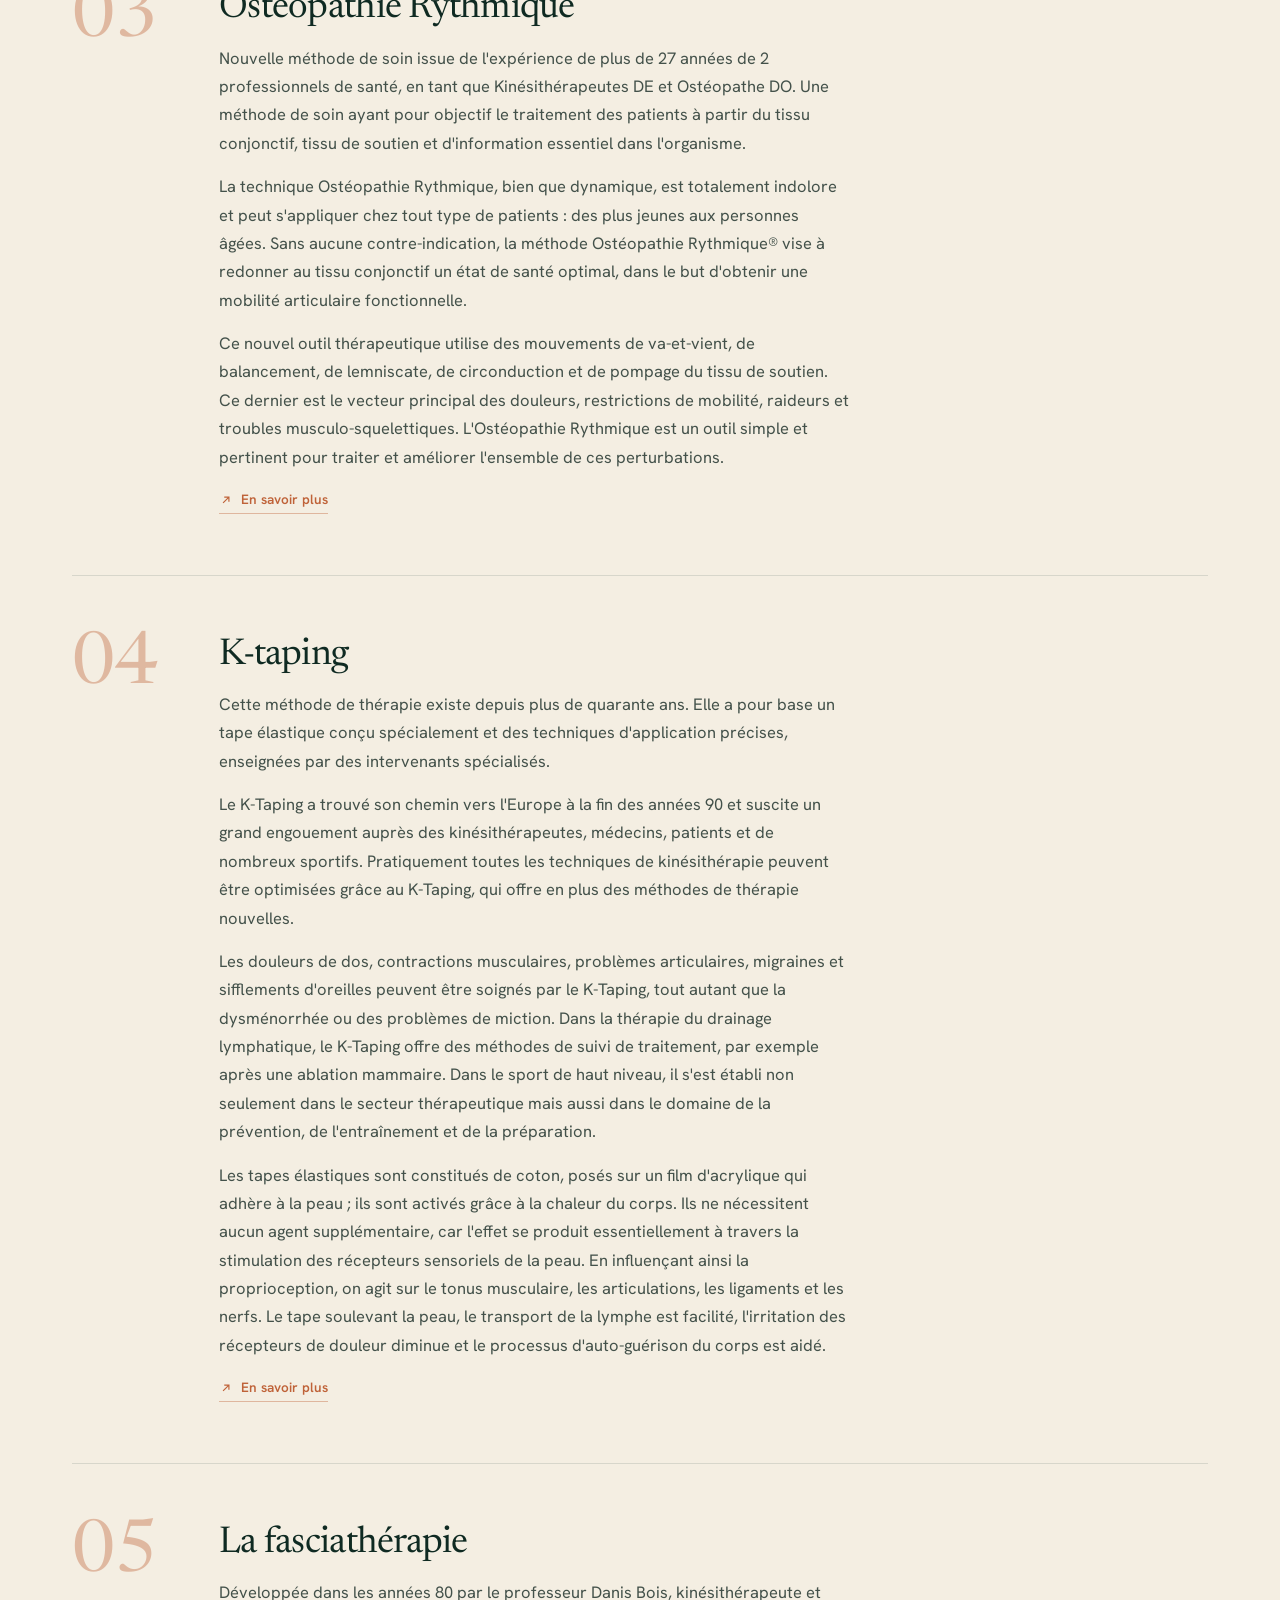
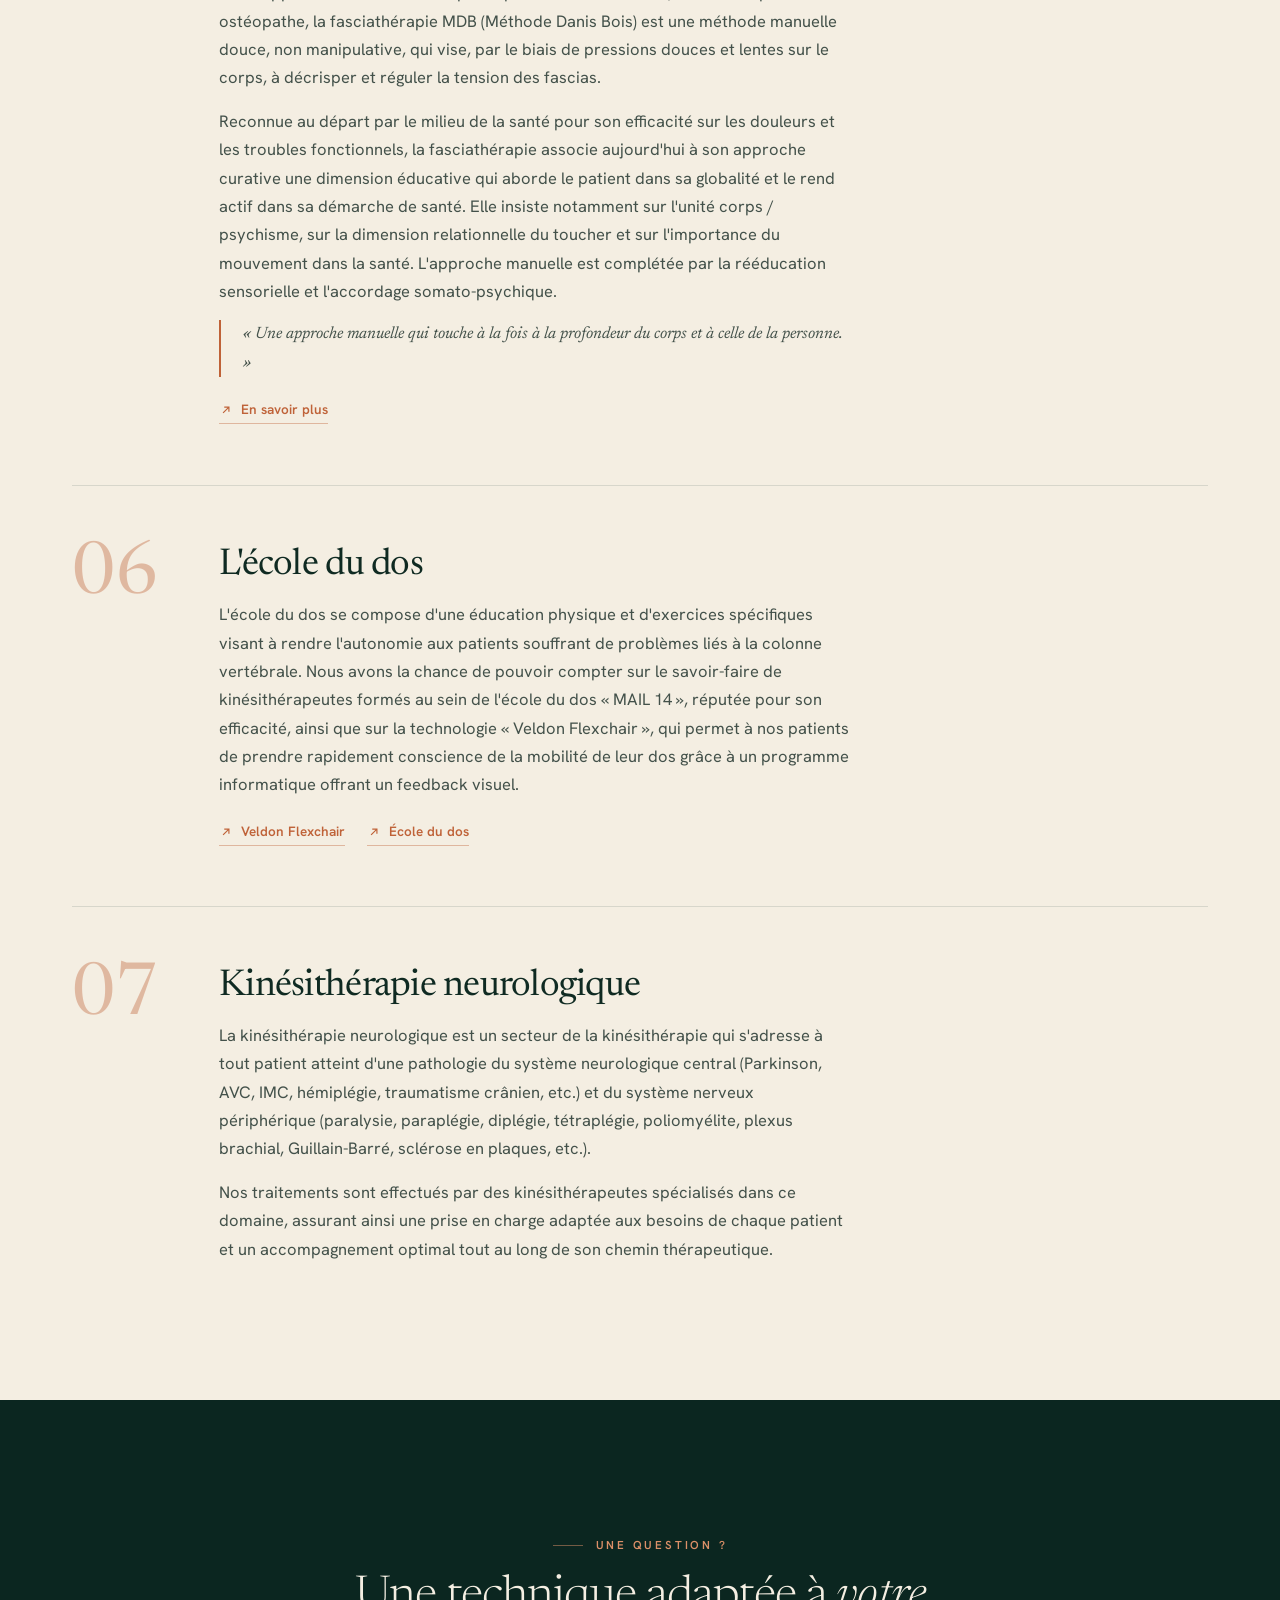
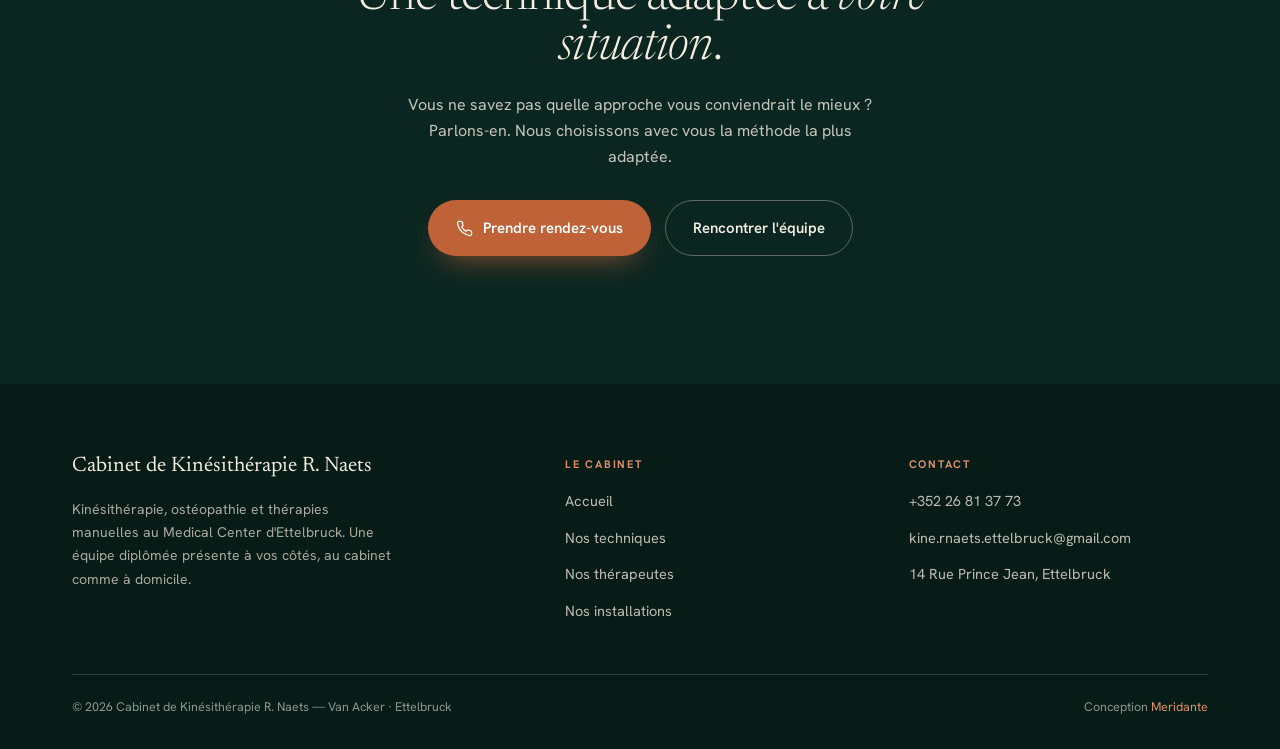
<file: techniques.html>
<!doctype html>
<html lang="fr">
<head>
<meta charset="utf-8">
<meta name="viewport" content="width=device-width,initial-scale=1,viewport-fit=cover">
<title>Nos techniques — Cabinet de Kinésithérapie R. Naets · Ettelbruck</title>
<meta name="description" content="Nos techniques de kinésithérapie et thérapie manuelle : Strain counter-strain (Jones), rééducation de l'ATM, Ostéopathie Rythmique, K-taping, fasciathérapie, école du dos, kinésithérapie neurologique. Cabinet R. Naets, Ettelbruck.">
<meta name="theme-color" content="#0c2620">
<link rel="icon" href="data:image/svg+xml,%3Csvg xmlns='http://www.w3.org/2000/svg' viewBox='0 0 32 32'%3E%3Crect width='32' height='32' rx='8' fill='%230c2620'/%3E%3Ctext x='16' y='22' font-family='Georgia,serif' font-size='15' fill='%23d98a63' text-anchor='middle'%3ERN%3C/text%3E%3C/svg%3E">
<link rel="preconnect" href="https://fonts.googleapis.com"><link rel="preconnect" href="https://fonts.gstatic.com" crossorigin>
<link href="https://fonts.googleapis.com/css2?family=Newsreader:ital,opsz,wght@0,6..72,300;0,6..72,400;0,6..72,500;1,6..72,300;1,6..72,400&family=Hanken+Grotesk:wght@400;500;600;700&display=swap" rel="stylesheet">
<link rel="stylesheet" href="styles.css">
</head>
<body>
<div class="grain"></div>

<header id="hdr">
  <div class="wrap bar">
    <a class="brand" href="index.html" aria-label="Kiné Ettelbruck — Cabinet R. Naets"><span class="logomark"><img src="img/logo.png" alt="Kiné Ettelbruck — Cabinet R. Naets"></span></a>
    <nav class="links">
      <a href="index.html">Accueil</a><a href="therapeutes.html">Nos thérapeutes</a><a href="techniques.html">Nos techniques</a><a href="installations.html">Nos installations</a><a href="index.html#contact">Contact</a>
    </nav>
    <div class="navcta">
      <a class="tel" href="tel:+35226813773"><svg viewBox="0 0 24 24" fill="none" stroke="currentColor" stroke-width="1.8"><path d="M22 16.9v3a2 2 0 0 1-2.2 2 19.8 19.8 0 0 1-8.6-3.1 19.5 19.5 0 0 1-6-6 19.8 19.8 0 0 1-3.1-8.7A2 2 0 0 1 4.1 2h3a2 2 0 0 1 2 1.7c.1 1 .4 1.9.7 2.8a2 2 0 0 1-.5 2.1L8.1 9.9a16 16 0 0 0 6 6l1.3-1.3a2 2 0 0 1 2.1-.4c.9.3 1.8.6 2.8.7a2 2 0 0 1 1.7 2z"/></svg>26 81 37 73</a>
      <a class="btn btn-primary" href="tel:+35226813773">Prendre rendez-vous</a>
    </div>
    <button class="burger" id="burger" aria-label="Menu"><span></span><span></span><span></span></button>
  </div>
</header>

<div id="mnav">
  <button class="x" id="mx" aria-label="Fermer">×</button>
  <a href="index.html">Accueil</a><a href="therapeutes.html">Nos thérapeutes</a><a href="techniques.html">Nos techniques</a><a href="installations.html">Nos installations</a><a href="index.html#contact">Contact</a>
  <a class="btn btn-primary" href="tel:+35226813773">Prendre rendez-vous</a>
</div>

<main id="top">

<section class="page-hero">
  <div class="wrap">
    <span class="eyebrow">Cabinet R. Naets — Ettelbruck</span>
    <h1>Nos <em>techniques</em>.</h1>
    <p>Un large éventail de méthodes manuelles et de rééducation, choisies pour correspondre précisément à votre situation. Voici, en détail, les approches que nous pratiquons au cabinet.</p>
  </div>
</section>

<section class="techpage">
  <div class="wrap">

    <article class="tech">
      <div class="num">01</div>
      <div>
        <h2>Strain counter-strain — Jones thérapie</h2>
        <div class="rich">
          <p>La technique Jones strain-counterstrain est une technique douce de traitement des douleurs musculo-squelettiques par positionnement articulaire. Découverte en 1945 par le Dr Lawrence Jones, un ostéopathe américain, la Technique de Jones est devenue une technique incontournable de thérapie manuelle ostéopathique.</p>
          <p>Le Dr Jones en son temps avait d'ailleurs reçu la plus haute distinction de la part de l'American Osteopathic Academy pour cette technique innovante, d'une douceur absolue et dont l'efficacité est reconnue dans le monde entier.</p>
          <a class="src" href="https://www.kine-formations.com/la-vraie-histoire-de-la-technique-jones-strain-counterstrain-par-le-dr-jones/" target="_blank" rel="noopener"><svg viewBox="0 0 24 24" fill="none" stroke="currentColor" stroke-width="2"><path d="M7 17 17 7M9 7h8v8"/></svg>En savoir plus</a>
        </div>
      </div>
    </article>

    <article class="tech">
      <div class="num">02</div>
      <div>
        <h2>Rééducation de l'articulation temporo-mandibulaire (ATM)</h2>
        <div class="rich">
          <p>La rééducation de l'articulation temporo-mandibulaire s'applique principalement aux personnes souffrant de problèmes de mastication, d'occlusion dentaire, de bruxisme et de toute autre pathologie de cette articulation. Cette méthode s'intéresse aussi aux problèmes liés au placement de la langue, qui peut entrer en compte dans le ronflement.</p>
          <p>Dans notre cabinet, nous utilisons ces techniques de rééducation également dans le cadre des bilans posturaux de notre clinique OPS. Ces bilans peuvent mettre en évidence l'implication de l'articulation temporo-mandibulaire dans différents troubles posturaux, pouvant créer toutes sortes de symptômes dans l'ensemble du corps (cervicalgies, lombalgies, migraines, etc.).</p>
        </div>
      </div>
    </article>

    <article class="tech">
      <div class="num">03</div>
      <div>
        <h2>Ostéopathie Rythmique</h2>
        <div class="rich">
          <p>Nouvelle méthode de soin issue de l'expérience de plus de 27 années de 2 professionnels de santé, en tant que Kinésithérapeutes DE et Ostéopathe DO. Une méthode de soin ayant pour objectif le traitement des patients à partir du tissu conjonctif, tissu de soutien et d'information essentiel dans l'organisme.</p>
          <p>La technique Ostéopathie Rythmique, bien que dynamique, est totalement indolore et peut s'appliquer chez tout type de patients : des plus jeunes aux personnes âgées. Sans aucune contre-indication, la méthode Ostéopathie Rythmique® vise à redonner au tissu conjonctif un état de santé optimal, dans le but d'obtenir une mobilité articulaire fonctionnelle.</p>
          <p>Ce nouvel outil thérapeutique utilise des mouvements de va-et-vient, de balancement, de lemniscate, de circonduction et de pompage du tissu de soutien. Ce dernier est le vecteur principal des douleurs, restrictions de mobilité, raideurs et troubles musculo-squelettiques. L'Ostéopathie Rythmique est un outil simple et pertinent pour traiter et améliorer l'ensemble de ces perturbations.</p>
          <a class="src" href="https://www.kine-formations.com/presentation-de-la-technique-de-soin-osteopathie-rythmique/" target="_blank" rel="noopener"><svg viewBox="0 0 24 24" fill="none" stroke="currentColor" stroke-width="2"><path d="M7 17 17 7M9 7h8v8"/></svg>En savoir plus</a>
        </div>
      </div>
    </article>

    <article class="tech">
      <div class="num">04</div>
      <div>
        <h2>K-taping</h2>
        <div class="rich">
          <p>Cette méthode de thérapie existe depuis plus de quarante ans. Elle a pour base un tape élastique conçu spécialement et des techniques d'application précises, enseignées par des intervenants spécialisés.</p>
          <p>Le K-Taping a trouvé son chemin vers l'Europe à la fin des années 90 et suscite un grand engouement auprès des kinésithérapeutes, médecins, patients et de nombreux sportifs. Pratiquement toutes les techniques de kinésithérapie peuvent être optimisées grâce au K-Taping, qui offre en plus des méthodes de thérapie nouvelles.</p>
          <p>Les douleurs de dos, contractions musculaires, problèmes articulaires, migraines et sifflements d'oreilles peuvent être soignés par le K-Taping, tout autant que la dysménorrhée ou des problèmes de miction. Dans la thérapie du drainage lymphatique, le K-Taping offre des méthodes de suivi de traitement, par exemple après une ablation mammaire. Dans le sport de haut niveau, il s'est établi non seulement dans le secteur thérapeutique mais aussi dans le domaine de la prévention, de l'entraînement et de la préparation.</p>
          <p>Les tapes élastiques sont constitués de coton, posés sur un film d'acrylique qui adhère à la peau ; ils sont activés grâce à la chaleur du corps. Ils ne nécessitent aucun agent supplémentaire, car l'effet se produit essentiellement à travers la stimulation des récepteurs sensoriels de la peau. En influençant ainsi la proprioception, on agit sur le tonus musculaire, les articulations, les ligaments et les nerfs. Le tape soulevant la peau, le transport de la lymphe est facilité, l'irritation des récepteurs de douleur diminue et le processus d'auto-guérison du corps est aidé.</p>
          <a class="src" href="https://www.kine-formations.com/pour-en-savoir-plus-sur-le-k-taping-et-lacademie-de-k-taping/" target="_blank" rel="noopener"><svg viewBox="0 0 24 24" fill="none" stroke="currentColor" stroke-width="2"><path d="M7 17 17 7M9 7h8v8"/></svg>En savoir plus</a>
        </div>
      </div>
    </article>

    <article class="tech">
      <div class="num">05</div>
      <div>
        <h2>La fasciathérapie</h2>
        <div class="rich">
          <p>Développée dans les années 80 par le professeur Danis Bois, kinésithérapeute et ostéopathe, la fasciathérapie MDB (Méthode Danis Bois) est une méthode manuelle douce, non manipulative, qui vise, par le biais de pressions douces et lentes sur le corps, à décrisper et réguler la tension des fascias.</p>
          <p>Reconnue au départ par le milieu de la santé pour son efficacité sur les douleurs et les troubles fonctionnels, la fasciathérapie associe aujourd'hui à son approche curative une dimension éducative qui aborde le patient dans sa globalité et le rend actif dans sa démarche de santé. Elle insiste notamment sur l'unité corps / psychisme, sur la dimension relationnelle du toucher et sur l'importance du mouvement dans la santé. L'approche manuelle est complétée par la rééducation sensorielle et l'accordage somato-psychique.</p>
          <p class="pull">« Une approche manuelle qui touche à la fois à la profondeur du corps et à celle de la personne. »</p>
          <a class="src" href="https://fascia.be/fr/fasciatherapie/historique/" target="_blank" rel="noopener"><svg viewBox="0 0 24 24" fill="none" stroke="currentColor" stroke-width="2"><path d="M7 17 17 7M9 7h8v8"/></svg>En savoir plus</a>
        </div>
      </div>
    </article>

    <article class="tech">
      <div class="num">06</div>
      <div>
        <h2>L'école du dos</h2>
        <div class="rich">
          <p>L'école du dos se compose d'une éducation physique et d'exercices spécifiques visant à rendre l'autonomie aux patients souffrant de problèmes liés à la colonne vertébrale. Nous avons la chance de pouvoir compter sur le savoir-faire de kinésithérapeutes formés au sein de l'école du dos « MAIL 14 », réputée pour son efficacité, ainsi que sur la technologie « Veldon Flexchair », qui permet à nos patients de prendre rapidement conscience de la mobilité de leur dos grâce à un programme informatique offrant un feedback visuel.</p>
          <div class="srcs">
            <a class="src" href="https://www.flexchair.nl/" target="_blank" rel="noopener"><svg viewBox="0 0 24 24" fill="none" stroke="currentColor" stroke-width="2"><path d="M7 17 17 7M9 7h8v8"/></svg>Veldon Flexchair</a>
            <a class="src" href="https://www.ecoledudos.org/" target="_blank" rel="noopener"><svg viewBox="0 0 24 24" fill="none" stroke="currentColor" stroke-width="2"><path d="M7 17 17 7M9 7h8v8"/></svg>École du dos</a>
          </div>
        </div>
      </div>
    </article>

    <article class="tech">
      <div class="num">07</div>
      <div>
        <h2>Kinésithérapie neurologique</h2>
        <div class="rich">
          <p>La kinésithérapie neurologique est un secteur de la kinésithérapie qui s'adresse à tout patient atteint d'une pathologie du système neurologique central (Parkinson, AVC, IMC, hémiplégie, traumatisme crânien, etc.) et du système nerveux périphérique (paralysie, paraplégie, diplégie, tétraplégie, poliomyélite, plexus brachial, Guillain-Barré, sclérose en plaques, etc.).</p>
          <p>Nos traitements sont effectués par des kinésithérapeutes spécialisés dans ce domaine, assurant ainsi une prise en charge adaptée aux besoins de chaque patient et un accompagnement optimal tout au long de son chemin thérapeutique.</p>
        </div>
      </div>
    </article>

  </div>
</section>

<!-- CTA -->
<section class="sec dark" style="background:var(--pine)">
  <div class="wrap" style="text-align:center;max-width:760px">
    <span class="eyebrow" style="justify-content:center">Une question ?</span>
    <h2 class="sec-head" style="margin:18px auto 0;font-size:clamp(28px,4.4vw,48px);font-weight:300">Une technique adaptée à <em>votre situation</em>.</h2>
    <p style="color:rgba(244,238,226,.8);margin:18px auto 0;max-width:52ch">Vous ne savez pas quelle approche vous conviendrait le mieux ? Parlons-en. Nous choisissons avec vous la méthode la plus adaptée.</p>
    <div style="margin-top:30px;display:flex;gap:14px;justify-content:center;flex-wrap:wrap">
      <a class="btn btn-primary" href="tel:+35226813773"><svg viewBox="0 0 24 24" fill="none" stroke="currentColor" stroke-width="1.8"><path d="M22 16.9v3a2 2 0 0 1-2.2 2 19.8 19.8 0 0 1-8.6-3.1 19.5 19.5 0 0 1-6-6 19.8 19.8 0 0 1-3.1-8.7A2 2 0 0 1 4.1 2h3a2 2 0 0 1 2 1.7c.1 1 .4 1.9.7 2.8a2 2 0 0 1-.5 2.1L8.1 9.9a16 16 0 0 0 6 6l1.3-1.3a2 2 0 0 1 2.1-.4c.9.3 1.8.6 2.8.7a2 2 0 0 1 1.7 2z"/></svg>Prendre rendez-vous</a>
      <a class="btn btn-light" href="therapeutes.html">Rencontrer l'équipe</a>
    </div>
  </div>
</section>

</main>

<footer>
  <div class="wrap">
    <div class="fgrid">
      <div>
        <h5>Cabinet de Kinésithérapie R. Naets</h5>
        <p class="muted">Kinésithérapie, ostéopathie et thérapies manuelles au Medical Center d'Ettelbruck. Une équipe diplômée présente à vos côtés, au cabinet comme à domicile.</p>
      </div>
      <div class="fcol"><b>Le cabinet</b><a href="index.html">Accueil</a><a href="techniques.html">Nos techniques</a><a href="therapeutes.html">Nos thérapeutes</a><a href="installations.html">Nos installations</a></div>
      <div class="fcol"><b>Contact</b><a href="tel:+35226813773">+352 26 81 37 73</a><a href="mailto:kine.rnaets.ettelbruck@gmail.com">kine.rnaets.ettelbruck@gmail.com</a><a href="https://www.google.com/maps/search/?api=1&query=14+Rue+Prince+Jean+9052+Ettelbruck" target="_blank" rel="noopener">14 Rue Prince Jean, Ettelbruck</a></div>
    </div>
    <div class="fbot"><span>© 2026 Cabinet de Kinésithérapie R. Naets — Van Acker · Ettelbruck</span><span>Conception <a href="index.html">Meridante</a></span></div>
  </div>
</footer>

<script>
(function(){
  var h=document.getElementById('hdr');
  var on=function(){h.classList.toggle('scrolled',scrollY>40)};on();addEventListener('scroll',on,{passive:true});
  var m=document.getElementById('mnav');
  document.getElementById('burger').onclick=function(){m.classList.add('open')};
  document.getElementById('mx').onclick=function(){m.classList.remove('open')};
  m.querySelectorAll('a').forEach(function(a){a.onclick=function(){m.classList.remove('open')}});
})();
</script>
</body>
</html>
</file>
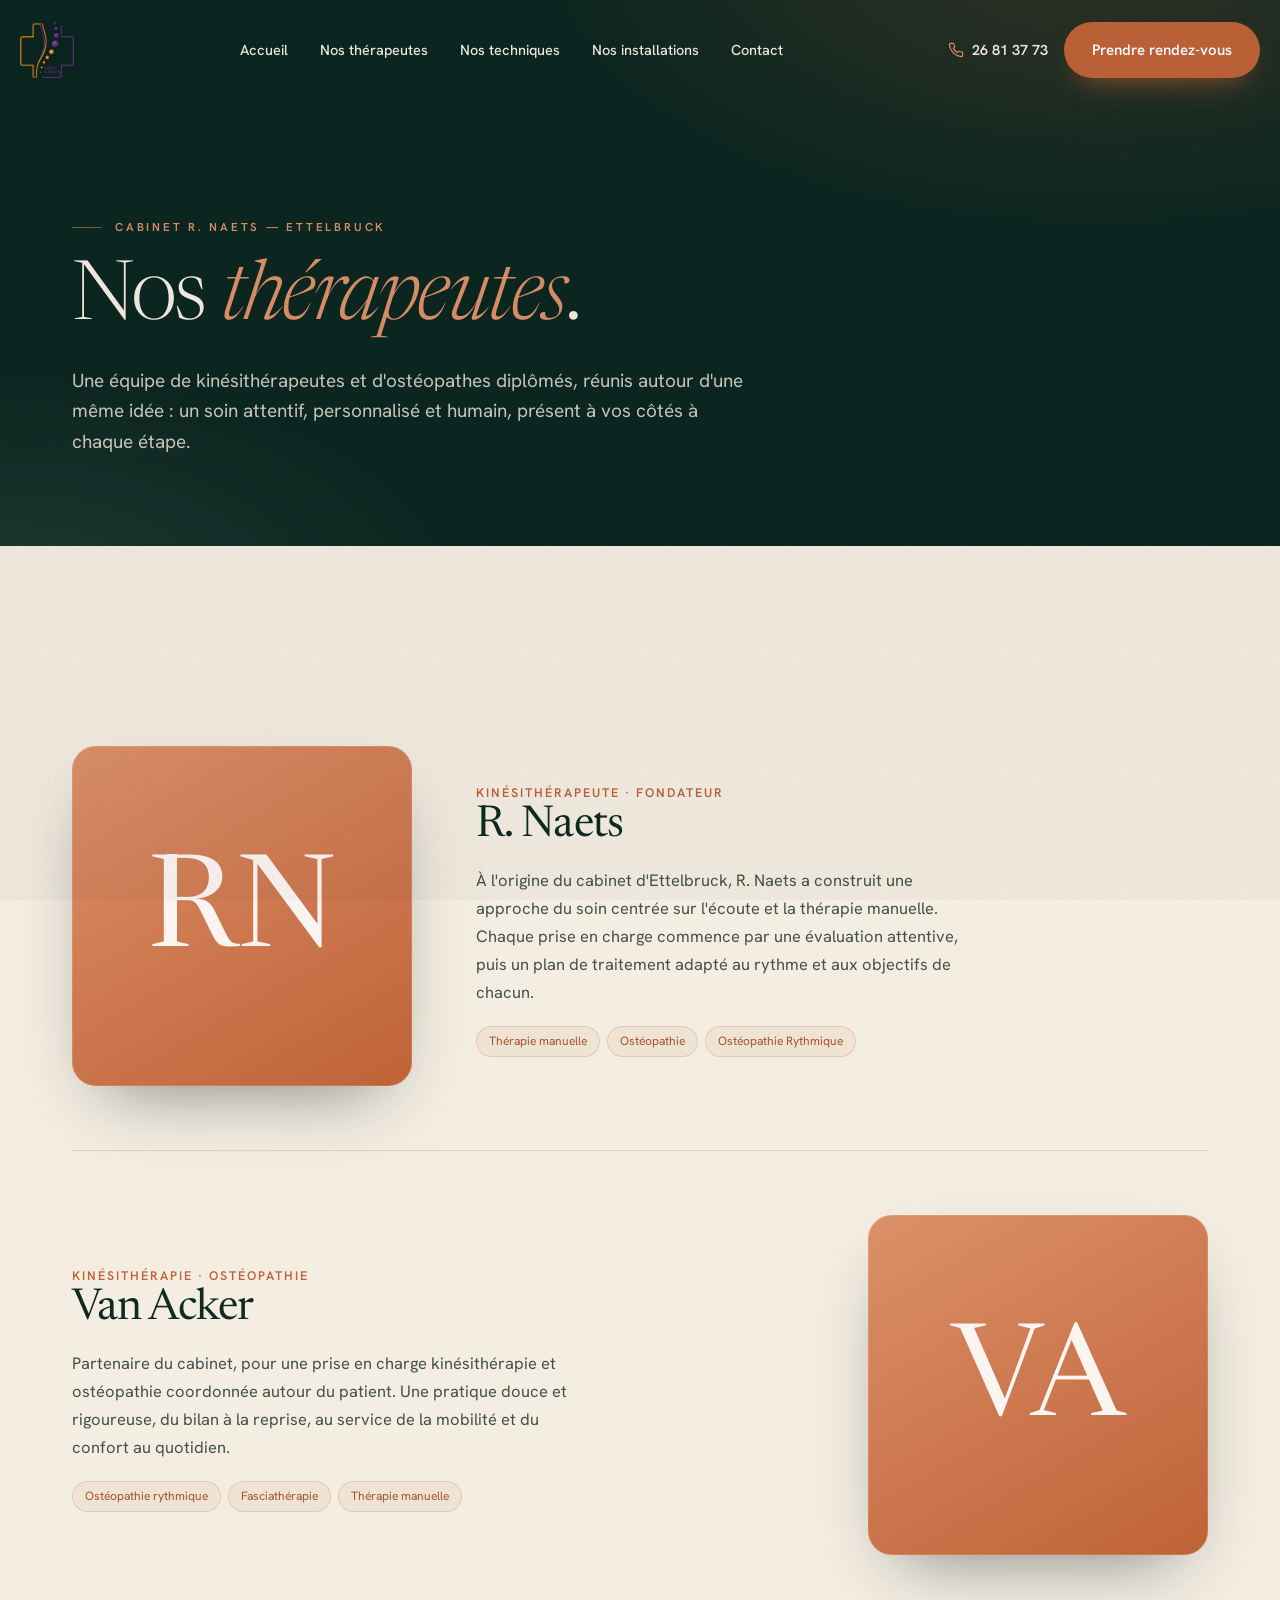
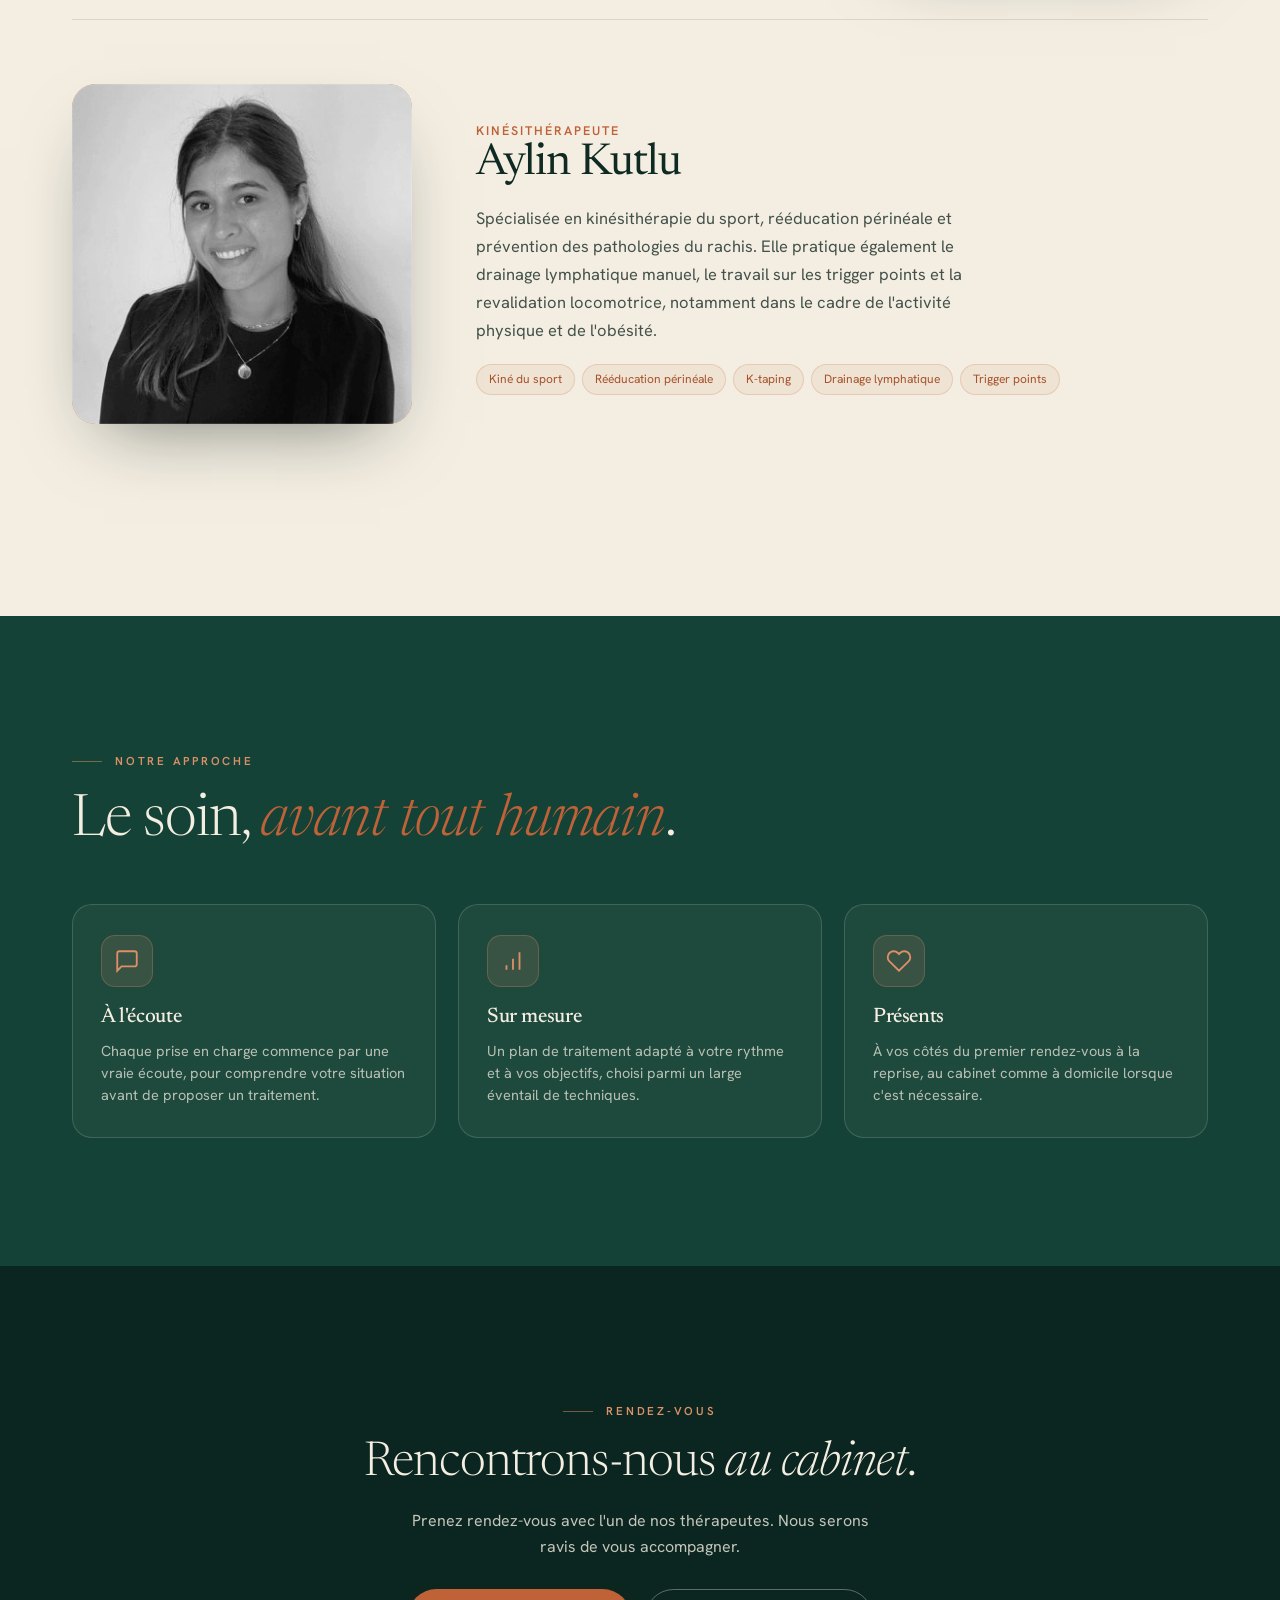
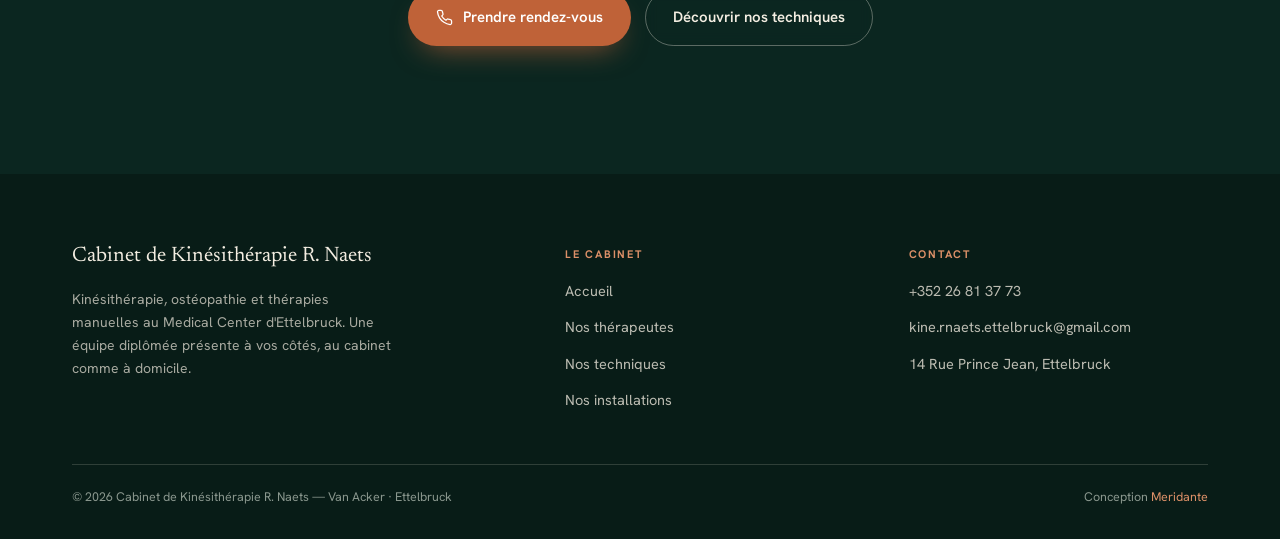
<file: therapeutes.html>
<!doctype html>
<html lang="fr">
<head>
<meta charset="utf-8">
<meta name="viewport" content="width=device-width,initial-scale=1,viewport-fit=cover">
<title>Nos thérapeutes — Cabinet de Kinésithérapie R. Naets · Ettelbruck</title>
<meta name="description" content="Rencontrez l'équipe du Cabinet R. Naets à Ettelbruck : kinésithérapeutes et ostéopathes diplômés, réunis pour un suivi complet et attentif.">
<meta name="theme-color" content="#0c2620">
<link rel="icon" href="data:image/svg+xml,%3Csvg xmlns='http://www.w3.org/2000/svg' viewBox='0 0 32 32'%3E%3Crect width='32' height='32' rx='8' fill='%230c2620'/%3E%3Ctext x='16' y='22' font-family='Georgia,serif' font-size='15' fill='%23d98a63' text-anchor='middle'%3ERN%3C/text%3E%3C/svg%3E">
<link rel="preconnect" href="https://fonts.googleapis.com"><link rel="preconnect" href="https://fonts.gstatic.com" crossorigin>
<link href="https://fonts.googleapis.com/css2?family=Newsreader:ital,opsz,wght@0,6..72,300;0,6..72,400;0,6..72,500;1,6..72,300;1,6..72,400&family=Hanken+Grotesk:wght@400;500;600;700&display=swap" rel="stylesheet">
<link rel="stylesheet" href="styles.css">
</head>
<body>
<div class="grain"></div>

<header id="hdr">
  <div class="wrap bar">
    <a class="brand" href="index.html" aria-label="Kiné Ettelbruck — Cabinet R. Naets"><span class="logomark"><img src="img/logo.png" alt="Kiné Ettelbruck — Cabinet R. Naets"></span></a>
    <nav class="links">
      <a href="index.html">Accueil</a><a href="therapeutes.html">Nos thérapeutes</a><a href="techniques.html">Nos techniques</a><a href="installations.html">Nos installations</a><a href="index.html#contact">Contact</a>
    </nav>
    <div class="navcta">
      <a class="tel" href="tel:+35226813773"><svg viewBox="0 0 24 24" fill="none" stroke="currentColor" stroke-width="1.8"><path d="M22 16.9v3a2 2 0 0 1-2.2 2 19.8 19.8 0 0 1-8.6-3.1 19.5 19.5 0 0 1-6-6 19.8 19.8 0 0 1-3.1-8.7A2 2 0 0 1 4.1 2h3a2 2 0 0 1 2 1.7c.1 1 .4 1.9.7 2.8a2 2 0 0 1-.5 2.1L8.1 9.9a16 16 0 0 0 6 6l1.3-1.3a2 2 0 0 1 2.1-.4c.9.3 1.8.6 2.8.7a2 2 0 0 1 1.7 2z"/></svg>26 81 37 73</a>
      <a class="btn btn-primary" href="tel:+35226813773">Prendre rendez-vous</a>
    </div>
    <button class="burger" id="burger" aria-label="Menu"><span></span><span></span><span></span></button>
  </div>
</header>
<div id="mnav">
  <button class="x" id="mx" aria-label="Fermer">×</button>
  <a href="index.html">Accueil</a><a href="therapeutes.html">Nos thérapeutes</a><a href="techniques.html">Nos techniques</a><a href="installations.html">Nos installations</a><a href="index.html#contact">Contact</a>
  <a class="btn btn-primary" href="tel:+35226813773">Prendre rendez-vous</a>
</div>

<main id="top">

<section class="page-hero">
  <div class="wrap">
    <span class="eyebrow">Cabinet R. Naets — Ettelbruck</span>
    <h1>Nos <em>thérapeutes</em>.</h1>
    <p>Une équipe de kinésithérapeutes et d'ostéopathes diplômés, réunis autour d'une même idée : un soin attentif, personnalisé et humain, présent à vos côtés à chaque étape.</p>
  </div>
</section>

<section class="sec">
  <div class="wrap profiles">

    <div class="profile">
      <div class="pavatar"><span class="mono2">RN</span></div>
      <div class="pinfo">
        <div class="role">Kinésithérapeute · Fondateur</div>
        <h2>R. Naets</h2>
        <p>À l'origine du cabinet d'Ettelbruck, R. Naets a construit une approche du soin centrée sur l'écoute et la thérapie manuelle. Chaque prise en charge commence par une évaluation attentive, puis un plan de traitement adapté au rythme et aux objectifs de chacun.</p>
        <div class="tags"><i>Thérapie manuelle</i><i>Ostéopathie</i><i>Ostéopathie Rythmique</i></div>
      </div>
    </div>

    <div class="profile rev">
      <div class="pavatar"><span class="mono2">VA</span></div>
      <div class="pinfo">
        <div class="role">Kinésithérapie · Ostéopathie</div>
        <h2>Van Acker</h2>
        <p>Partenaire du cabinet, pour une prise en charge kinésithérapie et ostéopathie coordonnée autour du patient. Une pratique douce et rigoureuse, du bilan à la reprise, au service de la mobilité et du confort au quotidien.</p>
        <div class="tags"><i>Ostéopathie rythmique</i><i>Fasciathérapie</i><i>Thérapie manuelle</i></div>
      </div>
    </div>

    <div class="profile">
      <div class="pavatar"><img src="img/aylin.jpg" alt="Aylin Kutlu, kinésithérapeute"></div>
      <div class="pinfo">
        <div class="role">Kinésithérapeute</div>
        <h2>Aylin Kutlu</h2>
        <p>Spécialisée en kinésithérapie du sport, rééducation périnéale et prévention des pathologies du rachis. Elle pratique également le drainage lymphatique manuel, le travail sur les trigger points et la revalidation locomotrice, notamment dans le cadre de l'activité physique et de l'obésité.</p>
        <div class="tags"><i>Kiné du sport</i><i>Rééducation périnéale</i><i>K-taping</i><i>Drainage lymphatique</i><i>Trigger points</i></div>
      </div>
    </div>

  </div>
</section>

<section class="sec dark" style="background:var(--green)">
  <div class="wrap">
    <div class="sec-head"><span class="eyebrow">Notre approche</span><h2>Le soin, <em>avant tout humain</em>.</h2></div>
    <div class="values">
      <div class="value"><div class="vi"><svg viewBox="0 0 24 24" fill="none" stroke="currentColor" stroke-width="1.7"><path d="M21 15a2 2 0 0 1-2 2H7l-4 4V5a2 2 0 0 1 2-2h14a2 2 0 0 1 2 2z"/></svg></div><h3>À l'écoute</h3><p>Chaque prise en charge commence par une vraie écoute, pour comprendre votre situation avant de proposer un traitement.</p></div>
      <div class="value"><div class="vi"><svg viewBox="0 0 24 24" fill="none" stroke="currentColor" stroke-width="1.7"><path d="M12 20V10M18 20V4M6 20v-4"/></svg></div><h3>Sur mesure</h3><p>Un plan de traitement adapté à votre rythme et à vos objectifs, choisi parmi un large éventail de techniques.</p></div>
      <div class="value"><div class="vi"><svg viewBox="0 0 24 24" fill="none" stroke="currentColor" stroke-width="1.7"><path d="M20.8 4.6a5.5 5.5 0 0 0-7.8 0L12 5.7l-1-1.1a5.5 5.5 0 1 0-7.8 7.8L12 21l8.8-8.6a5.5 5.5 0 0 0 0-7.8z"/></svg></div><h3>Présents</h3><p>À vos côtés du premier rendez-vous à la reprise, au cabinet comme à domicile lorsque c'est nécessaire.</p></div>
    </div>
  </div>
</section>

<section class="sec dark" style="background:var(--pine)">
  <div class="wrap" style="text-align:center;max-width:760px">
    <span class="eyebrow" style="justify-content:center">Rendez-vous</span>
    <h2 class="sec-head" style="margin:18px auto 0;font-size:clamp(28px,4.4vw,48px);font-weight:300">Rencontrons-nous <em>au cabinet</em>.</h2>
    <p style="color:rgba(244,238,226,.8);margin:18px auto 0;max-width:52ch">Prenez rendez-vous avec l'un de nos thérapeutes. Nous serons ravis de vous accompagner.</p>
    <div style="margin-top:30px;display:flex;gap:14px;justify-content:center;flex-wrap:wrap">
      <a class="btn btn-primary" href="tel:+35226813773"><svg viewBox="0 0 24 24" fill="none" stroke="currentColor" stroke-width="1.8"><path d="M22 16.9v3a2 2 0 0 1-2.2 2 19.8 19.8 0 0 1-8.6-3.1 19.5 19.5 0 0 1-6-6 19.8 19.8 0 0 1-3.1-8.7A2 2 0 0 1 4.1 2h3a2 2 0 0 1 2 1.7c.1 1 .4 1.9.7 2.8a2 2 0 0 1-.5 2.1L8.1 9.9a16 16 0 0 0 6 6l1.3-1.3a2 2 0 0 1 2.1-.4c.9.3 1.8.6 2.8.7a2 2 0 0 1 1.7 2z"/></svg>Prendre rendez-vous</a>
      <a class="btn btn-light" href="techniques.html">Découvrir nos techniques</a>
    </div>
  </div>
</section>

</main>

<footer>
  <div class="wrap">
    <div class="fgrid">
      <div><h5>Cabinet de Kinésithérapie R. Naets</h5><p class="muted">Kinésithérapie, ostéopathie et thérapies manuelles au Medical Center d'Ettelbruck. Une équipe diplômée présente à vos côtés, au cabinet comme à domicile.</p></div>
      <div class="fcol"><b>Le cabinet</b><a href="index.html">Accueil</a><a href="therapeutes.html">Nos thérapeutes</a><a href="techniques.html">Nos techniques</a><a href="installations.html">Nos installations</a></div>
      <div class="fcol"><b>Contact</b><a href="tel:+35226813773">+352 26 81 37 73</a><a href="mailto:kine.rnaets.ettelbruck@gmail.com">kine.rnaets.ettelbruck@gmail.com</a><a href="https://www.google.com/maps/search/?api=1&query=14+Rue+Prince+Jean+9052+Ettelbruck" target="_blank" rel="noopener">14 Rue Prince Jean, Ettelbruck</a></div>
    </div>
    <div class="fbot"><span>© 2026 Cabinet de Kinésithérapie R. Naets — Van Acker · Ettelbruck</span><span>Conception <a href="index.html">Meridante</a></span></div>
  </div>
</footer>

<script>
(function(){var h=document.getElementById('hdr');var on=function(){h.classList.toggle('scrolled',scrollY>40)};on();addEventListener('scroll',on,{passive:true});
var m=document.getElementById('mnav');document.getElementById('burger').onclick=function(){m.classList.add('open')};document.getElementById('mx').onclick=function(){m.classList.remove('open')};
m.querySelectorAll('a').forEach(function(a){a.onclick=function(){m.classList.remove('open')}});})();
</script>
</body>
</html>
</file>
<file: styles.css>
:root{
  --ink:#0f2a22;--green:#154237;--green2:#1c5344;--pine:#0b2620;--pine2:#081c17;
  --cream:#f4eee2;--cream2:#eae0cd;--paper:#fcf9f2;
  --clay:#bf6238;--clay2:#dc9068;--clayS:#a6512b;--sage:#8aa596;--gold:#c9a24e;
  --mut:#5c6c63;--mut2:#8a978e;--line:rgba(15,42,34,.12);--lineD:rgba(244,238,226,.16);
  --sh:0 30px 70px -32px rgba(9,28,23,.55);--sh2:0 14px 36px -20px rgba(9,28,23,.5);
  --disp:'Newsreader',Georgia,serif;--body:'Hanken Grotesk',system-ui,sans-serif;
  --r:20px;
}
*{box-sizing:border-box;margin:0;padding:0}
html{scroll-behavior:smooth;-webkit-text-size-adjust:100%}
body{font-family:var(--body);background:var(--cream);color:var(--ink);line-height:1.62;-webkit-font-smoothing:antialiased;overflow-x:hidden}
a{color:inherit;text-decoration:none}
img{max-width:100%;display:block}
h1,h2,h3,h4{font-family:var(--disp);font-weight:400;line-height:1.06;letter-spacing:-.018em}
em{font-style:italic}
::selection{background:var(--clay);color:#fff}
.wrap{max-width:1240px;margin:0 auto;padding:0 clamp(20px,5vw,52px)}
.grain{position:fixed;inset:0;z-index:9999;pointer-events:none;opacity:.42;mix-blend-mode:multiply;
  background-image:url("data:image/svg+xml,%3Csvg xmlns='http://www.w3.org/2000/svg' width='120' height='120'%3E%3Cfilter id='n'%3E%3CfeTurbulence type='fractalNoise' baseFrequency='.9' numOctaves='2'/%3E%3C/filter%3E%3Crect width='100%25' height='100%25' filter='url(%23n)' opacity='.5'/%3E%3C/svg%3E")}
.eyebrow{font-size:11.5px;font-weight:600;letter-spacing:.24em;text-transform:uppercase;color:var(--clay);display:inline-flex;align-items:center;gap:13px}
.eyebrow::before{content:"";width:30px;height:1px;background:currentColor;opacity:.5}
.btn{display:inline-flex;align-items:center;gap:10px;font-weight:600;font-size:15px;padding:15px 27px;border-radius:100px;border:1px solid transparent;cursor:pointer;transition:.3s cubic-bezier(.2,.7,.3,1);white-space:nowrap}
.btn svg{width:17px;height:17px;transition:.3s}
.btn-primary{background:var(--clay);color:#fff;box-shadow:0 14px 30px -14px rgba(191,98,56,.8)}
.btn-primary:hover{background:var(--clayS);transform:translateY(-2px);box-shadow:0 20px 38px -16px rgba(191,98,56,.9)}
.btn-primary:hover svg{transform:translateX(3px)}
.btn-ghost{border-color:var(--line);color:var(--ink);background:rgba(255,255,255,.4)}
.btn-ghost:hover{border-color:var(--ink)}
.btn-light{border:1px solid rgba(244,238,226,.35);color:var(--cream);backdrop-filter:blur(6px)}
.btn-light:hover{background:var(--cream);color:var(--ink);border-color:var(--cream)}

/* ===== Nav ===== */
header{position:fixed;top:0;left:0;right:0;z-index:100;transition:.4s}
header .bar{display:flex;align-items:center;justify-content:space-between;gap:20px;padding:22px 0;transition:.4s}
header.scrolled{background:rgba(252,249,242,.82);backdrop-filter:blur(18px) saturate(150%);-webkit-backdrop-filter:blur(18px) saturate(150%);border-bottom:1px solid var(--line)}
header.scrolled .bar{padding:12px 0}
header:not(.scrolled) .brand b,header:not(.scrolled) nav.links a,header:not(.scrolled) .navcta .tel{color:var(--cream)}
header:not(.scrolled) .brand span{color:rgba(244,238,226,.7)}
header:not(.scrolled) .mono{background:rgba(244,238,226,.14);color:var(--cream);border:1px solid rgba(244,238,226,.25);box-shadow:none}
.brand{display:flex;align-items:center;gap:13px}
.mono{width:46px;height:46px;border-radius:13px;background:var(--pine);color:var(--clay2);display:grid;place-items:center;font-family:var(--disp);font-size:20px;flex:none;box-shadow:var(--sh2);transition:.4s}
.brand b{font-family:var(--disp);font-size:20px;display:block;line-height:1.02;transition:.4s}
.logomark{display:inline-flex;align-items:center;transition:.4s}
.logomark img{height:56px;width:auto;display:block;transition:.4s}
header.scrolled .logomark img{height:46px}
header:not(.scrolled) .logomark img{filter:drop-shadow(0 2px 9px rgba(0,0,0,.38))}
.brand span{font-size:10px;letter-spacing:.22em;text-transform:uppercase;color:var(--mut);transition:.4s}
nav.links{display:flex;align-items:center;gap:32px}
nav.links a{font-size:14.5px;font-weight:500;position:relative;padding:4px 0;transition:.25s}
nav.links a::after{content:"";position:absolute;left:0;bottom:-1px;height:1.5px;width:0;background:var(--clay);transition:.3s}
nav.links a:hover{color:var(--clay)}nav.links a:hover::after{width:100%}
.navcta{display:flex;align-items:center;gap:16px}
.navcta .tel{font-weight:600;font-size:14.5px;display:flex;align-items:center;gap:8px;transition:.4s}
.navcta .tel svg{width:16px;height:16px;color:var(--clay2)}
.burger{display:none;width:48px;height:48px;border:1px solid rgba(244,238,226,.3);border-radius:13px;background:rgba(244,238,226,.08);cursor:pointer;flex-direction:column;gap:5px;align-items:center;justify-content:center}
header.scrolled .burger{border-color:var(--line);background:var(--paper)}
.burger span{width:20px;height:2px;background:var(--cream);transition:.3s}
header.scrolled .burger span{background:var(--ink)}

/* ===== Hero ===== */
.hero{position:relative;min-height:100svh;display:flex;align-items:flex-end;overflow:hidden;color:var(--cream);padding-bottom:clamp(48px,7vw,90px)}
.hero-media{position:absolute;inset:0;z-index:0}
.hero-media img{width:100%;height:112%;object-fit:cover;object-position:center 32%;will-change:transform}
.hero-media::after{content:"";position:absolute;inset:0;background:
  linear-gradient(180deg,rgba(8,28,23,.55) 0%,rgba(8,28,23,.15) 32%,rgba(8,28,23,.55) 68%,rgba(8,28,23,.94) 100%),
  radial-gradient(90% 80% at 15% 100%,rgba(8,28,23,.7),transparent 60%)}
.hero .wrap{position:relative;z-index:1;width:100%}
.hero .eyebrow{color:var(--clay2)}
.hero h1{font-size:clamp(44px,8vw,96px);font-weight:300;margin:22px 0 0;max-width:16ch;letter-spacing:-.03em}
.hero h1 em{color:var(--clay2);font-weight:400}
.hero .sub{margin-top:24px;max-width:52ch;font-size:clamp(16px,1.9vw,19.5px);color:rgba(244,238,226,.86)}
.hero .cta{margin-top:36px;display:flex;gap:14px;flex-wrap:wrap;align-items:center}
.hero-card{position:absolute;right:clamp(20px,5vw,52px);bottom:clamp(48px,7vw,90px);z-index:2;width:290px;
  background:rgba(244,238,226,.1);border:1px solid rgba(244,238,226,.22);backdrop-filter:blur(16px);-webkit-backdrop-filter:blur(16px);border-radius:18px;padding:22px 24px;box-shadow:var(--sh)}
.hero-card .lab{font-size:10.5px;letter-spacing:.2em;text-transform:uppercase;color:var(--clay2);font-weight:600}
.hero-card .row{display:flex;gap:12px;align-items:flex-start;padding:13px 0;border-bottom:1px solid rgba(244,238,226,.16)}
.hero-card .row:last-child{border:0;padding-bottom:0}
.hero-card svg{width:18px;height:18px;color:var(--clay2);flex:none;margin-top:2px}
.hero-card b{font-family:var(--disp);font-size:17px;font-weight:500;display:block}
.hero-card small{font-size:12.5px;color:rgba(244,238,226,.7)}
.scrolldown{position:absolute;left:50%;bottom:22px;transform:translateX(-50%);z-index:2;font-size:11px;letter-spacing:.2em;text-transform:uppercase;color:rgba(244,238,226,.6);display:flex;flex-direction:column;align-items:center;gap:8px}
.scrolldown::after{content:"";width:1px;height:34px;background:linear-gradient(var(--clay2),transparent);animation:down 2s ease-in-out infinite}
@keyframes down{0%,100%{opacity:.3;transform:scaleY(.6)}50%{opacity:1;transform:scaleY(1)}}

/* ===== sections ===== */
.sec{padding:clamp(72px,10vw,130px) 0}
.sec-head{max-width:760px}
.sec-head h2{font-size:clamp(32px,5vw,58px);font-weight:300;margin:20px 0 0}
.sec-head h2 em{color:var(--clay)}
.sec-head p{margin-top:20px;font-size:clamp(15px,1.7vw,18.5px);color:var(--mut);max-width:60ch}
.dark{background:var(--green);color:var(--cream)}
.dark .sec-head p{color:rgba(244,238,226,.78)}
.dark .eyebrow{color:var(--clay2)}

/* Approach */
.approach{display:grid;grid-template-columns:1fr 1fr;gap:clamp(40px,7vw,96px);align-items:center}
.approach .lead{font-family:var(--disp);font-weight:300;font-size:clamp(23px,2.9vw,33px);line-height:1.32}
.approach .lead em{color:var(--clay);font-style:italic}
.approach .body p{color:var(--mut);margin-top:16px}
.stats{display:grid;grid-template-columns:repeat(3,1fr);gap:22px;margin-top:44px}
.stat b{font-family:var(--disp);font-weight:400;font-size:clamp(30px,3.6vw,44px);display:block;line-height:1;color:var(--ink)}
.stat span{font-size:13px;color:var(--mut);margin-top:8px;display:block}
.stat{padding-top:16px;border-top:1.5px solid var(--clay)}
.frame{position:relative}
.frame .ph{border-radius:var(--r);overflow:hidden;box-shadow:var(--sh);aspect-ratio:4/5}
.frame .ph img{width:100%;height:100%;object-fit:cover;transition:transform 1.1s cubic-bezier(.2,.7,.3,1)}
.frame:hover .ph img{transform:scale(1.05)}
.frame .float{position:absolute;left:-26px;bottom:-26px;background:rgba(252,249,242,.92);backdrop-filter:blur(8px);border:1px solid var(--line);border-radius:16px;padding:20px 22px;box-shadow:var(--sh);max-width:230px}
.frame .float b{font-family:var(--disp);font-size:30px;color:var(--clay);display:block;line-height:1}
.frame .float span{font-size:13px;color:var(--mut)}

/* Techniques */
.grid{display:grid;grid-template-columns:repeat(3,1fr);gap:18px;margin-top:54px}
.card{position:relative;background:rgba(244,238,226,.04);border:1px solid var(--lineD);border-radius:var(--r);padding:32px 28px;overflow:hidden;transition:.35s cubic-bezier(.2,.7,.3,1)}
.card::before{content:"";position:absolute;left:0;top:0;height:2px;width:0;background:linear-gradient(90deg,var(--clay),var(--clay2));transition:.4s}
.card:hover{transform:translateY(-6px);background:rgba(244,238,226,.07);border-color:transparent;box-shadow:var(--sh)}
.card:hover::before{width:100%}
.ic{width:54px;height:54px;border-radius:15px;background:rgba(220,144,104,.14);border:1px solid rgba(220,144,104,.28);display:grid;place-items:center;color:var(--clay2);margin-bottom:22px}
.ic svg{width:26px;height:26px}
.card .k{font-family:var(--disp);font-size:13px;color:var(--clay2);opacity:.7;letter-spacing:.05em}
.card h3{font-size:22px;font-weight:500;margin-top:6px;color:var(--cream)}
.card p{margin-top:11px;font-size:14.5px;color:rgba(244,238,226,.72);line-height:1.55}

/* Quote band */
.band{position:relative;overflow:hidden;color:var(--cream);text-align:center}
.band img{position:absolute;inset:0;width:100%;height:100%;object-fit:cover;object-position:center 40%}
.band::after{content:"";position:absolute;inset:0;background:linear-gradient(rgba(8,28,23,.78),rgba(8,28,23,.86))}
.band .wrap{position:relative;z-index:1;padding:clamp(80px,11vw,150px) 0}
.band .q{font-family:var(--disp);font-weight:300;font-size:clamp(26px,4.2vw,50px);line-height:1.24;max-width:20ch;margin:22px auto 0}
.band .q em{color:var(--clay2)}
.band .who{margin-top:26px;font-size:13px;letter-spacing:.16em;text-transform:uppercase;color:rgba(244,238,226,.7)}

/* Spec marquee */
.spec{padding:22px 0;background:var(--pine);color:var(--cream);overflow:hidden;white-space:nowrap;border-block:1px solid var(--lineD)}
.track{display:inline-flex;gap:44px;animation:scroll 36s linear infinite}
.track span{font-family:var(--disp);font-style:italic;font-weight:300;font-size:clamp(19px,2.5vw,28px);color:rgba(244,238,226,.85);display:inline-flex;gap:44px;align-items:center}
.track span::after{content:"✦";color:var(--clay2);font-style:normal;font-size:13px}
@keyframes scroll{to{transform:translateX(-50%)}}

/* Team */
.team{display:grid;grid-template-columns:repeat(3,1fr);gap:20px;margin-top:54px}
.member{background:var(--paper);border:1px solid var(--line);border-radius:var(--r);padding:32px 30px;transition:.35s cubic-bezier(.2,.7,.3,1)}
.member:hover{transform:translateY(-6px);box-shadow:var(--sh)}
.avatar{width:132px;height:132px;border-radius:20px;background:linear-gradient(150deg,var(--clay2),var(--clay));display:grid;place-items:center;font-family:var(--disp);font-size:52px;color:#fff;box-shadow:var(--sh2)}
.member h3{margin-top:20px;font-size:24px;font-weight:500}
.member .role{font-size:12px;letter-spacing:.15em;text-transform:uppercase;color:var(--clay);margin-top:6px;font-weight:600}
.member p{margin-top:14px;font-size:14px;color:var(--mut);line-height:1.55}
.tags{margin-top:16px;display:flex;flex-wrap:wrap;gap:7px}
.tags i{font-style:normal;font-size:12px;padding:5px 12px;border-radius:100px;background:rgba(191,98,56,.08);border:1px solid rgba(191,98,56,.2);color:var(--clayS)}

/* Installations */
.split{display:grid;grid-template-columns:1fr 1fr;gap:clamp(36px,6vw,84px);align-items:center}
.split .frame .ph{aspect-ratio:5/6}
.feat{display:flex;gap:18px;padding:20px 0;border-bottom:1px solid var(--line)}
.feat:last-child{border:0;padding-bottom:0}
.feat .fi{width:46px;height:46px;flex:none;border-radius:13px;background:rgba(191,98,56,.1);border:1px solid rgba(191,98,56,.2);display:grid;place-items:center;color:var(--clay)}
.feat .fi svg{width:22px;height:22px}
.feat h4{font-size:17.5px;font-weight:600;font-family:var(--body)}
.feat p{font-size:14px;color:var(--mut);margin-top:3px}

/* Contact */
.contact{display:grid;grid-template-columns:1.05fr .95fr;gap:clamp(36px,6vw,72px);align-items:stretch}
.info{margin-top:30px}
.info li{list-style:none;display:flex;gap:16px;padding:20px 0;border-bottom:1px solid var(--lineD)}
.info li:first-child{padding-top:0}
.info .ci{width:48px;height:48px;flex:none;border-radius:13px;background:rgba(244,238,226,.06);border:1px solid var(--lineD);display:grid;place-items:center;color:var(--clay2)}
.info .ci svg{width:21px;height:21px}
.info .lab{font-size:11px;letter-spacing:.16em;text-transform:uppercase;color:var(--clay2);font-weight:600}
.info .val{font-size:17px;color:var(--cream);margin-top:4px}
.info .val a{border-bottom:1px solid transparent;transition:.25s}.info .val a:hover{border-color:var(--clay2)}
.mapwrap{border-radius:var(--r);overflow:hidden;border:1px solid var(--lineD);box-shadow:var(--sh);min-height:340px;position:relative;background:linear-gradient(135deg,#123a30,#0b2620)}
.map-fallback{position:absolute;inset:0;z-index:0;display:flex;flex-direction:column;align-items:center;justify-content:center;gap:10px;text-align:center;padding:24px;background-image:radial-gradient(rgba(244,238,226,.06) 1px,transparent 1px);background-size:26px 26px}
.map-fallback svg{width:38px;height:38px;color:var(--clay2)}.map-fallback b{font-family:var(--disp);font-size:19px;color:var(--cream);font-weight:500}.map-fallback small{font-size:13px;color:rgba(244,238,226,.7)}
.map-link{position:absolute;z-index:3;left:16px;bottom:16px;background:rgba(252,249,242,.95);color:var(--ink);font-weight:600;font-size:13.5px;padding:11px 16px;border-radius:100px;display:inline-flex;align-items:center;gap:8px;box-shadow:var(--sh2);transition:.25s}
.map-link:hover{transform:translateY(-2px)}.map-link svg{width:15px;height:15px;color:var(--clay)}
.mapwrap iframe{position:relative;z-index:1;width:100%;height:100%;min-height:340px;border:0;filter:grayscale(.25) contrast(.96)}
.cta-strip{margin-top:26px;background:linear-gradient(160deg,var(--paper),#efe4d0);border-radius:var(--r);padding:26px 28px;display:flex;align-items:center;justify-content:space-between;gap:20px;flex-wrap:wrap;box-shadow:var(--sh)}
.cta-strip .big{font-family:var(--disp);font-size:clamp(24px,3vw,32px);color:var(--clay);display:flex;align-items:center;gap:12px}
.cta-strip .big svg{width:24px;height:24px}

/* Footer */
footer{background:var(--pine2);color:rgba(244,238,226,.68);padding:66px 0 32px}
.fgrid{display:grid;grid-template-columns:1.5fr 1fr 1fr;gap:44px}
footer h5{font-family:var(--disp);font-size:21px;color:var(--cream);font-weight:400}
footer .muted{margin-top:14px;font-size:14px;max-width:40ch;line-height:1.65}
footer .fcol b{font-size:11px;letter-spacing:.16em;text-transform:uppercase;color:var(--clay2)}
footer .fcol a{display:block;margin-top:13px;font-size:14.5px;color:rgba(244,238,226,.76);transition:.25s}
footer .fcol a:hover{color:var(--cream)}
.fbot{margin-top:52px;padding-top:22px;border-top:1px solid var(--lineD);display:flex;justify-content:space-between;flex-wrap:wrap;gap:12px;font-size:12.5px;color:var(--mut2)}
.fbot a{color:var(--clay2)}

[data-reveal]{opacity:0;transform:translateY(30px);transition:opacity .9s cubic-bezier(.2,.7,.3,1),transform .9s cubic-bezier(.2,.7,.3,1)}
[data-reveal].in{opacity:1;transform:none}

#mnav{display:none}
@media(max-width:920px){
  nav.links,.navcta .tel{display:none}.burger{display:flex}
  .approach,.split,.contact{grid-template-columns:1fr}
  .approach .frame{order:-1}.split .frame{order:-1}
  .frame .float{left:16px;bottom:16px}
  .grid,.team{grid-template-columns:1fr 1fr}
  .hero-card{display:none}
  #mnav{position:fixed;inset:0;z-index:200;background:var(--pine);color:var(--cream);display:flex;flex-direction:column;justify-content:center;gap:6px;padding:44px;transform:translateX(100%);transition:.45s cubic-bezier(.2,.7,.3,1)}
  #mnav.open{transform:none}
  #mnav a{font-family:var(--disp);font-size:32px;font-weight:300;padding:11px 0;border-bottom:1px solid var(--lineD)}
  #mnav .btn{margin-top:24px;justify-content:center}
  #mnav .x{position:absolute;top:26px;right:26px;font-size:36px;background:none;border:0;color:var(--cream);cursor:pointer}
}
@media(max-width:560px){
  .grid,.team,.stats{grid-template-columns:1fr}.stats{gap:26px}
  .hero .cta .btn{width:100%;justify-content:center}
  .fgrid{grid-template-columns:1fr;gap:30px}
  .cta-strip{flex-direction:column;align-items:stretch}.cta-strip .btn{width:100%;justify-content:center}
}
@media(prefers-reduced-motion:reduce){*{animation:none!important}[data-reveal]{opacity:1;transform:none;transition:none}.hero-media img{height:100%}}

/* ===== multi-page additions ===== */
.gallery{display:grid;grid-template-columns:1fr 1fr;gap:14px}
.gallery .g{border-radius:16px;overflow:hidden;aspect-ratio:4/3;box-shadow:var(--sh2);background:var(--pine)}
.gallery .g img{width:100%;height:100%;object-fit:cover;transition:transform 1s cubic-bezier(.2,.7,.3,1)}
.gallery .g:hover img{transform:scale(1.05)}
.avatar.photo{padding:0;overflow:hidden;background:var(--cream2)}
.avatar.photo img{width:100%;height:100%;object-fit:cover;object-position:center top;border-radius:20px}
/* ===== techniques page ===== */
.page-hero{position:relative;overflow:hidden;color:var(--cream);padding:clamp(150px,18vw,210px) 0 clamp(58px,8vw,88px);
  background:radial-gradient(80% 95% at 86% -10%,rgba(191,98,56,.22),transparent 55%),radial-gradient(60% 70% at 0% 110%,rgba(138,165,150,.16),transparent 60%),var(--pine)}
.page-hero .eyebrow{color:var(--clay2)}
.page-hero h1{font-size:clamp(40px,7vw,82px);font-weight:300;margin-top:20px;letter-spacing:-.03em}
.page-hero h1 em{color:var(--clay2)}
.page-hero p{margin-top:22px;max-width:62ch;color:rgba(244,238,226,.82);font-size:clamp(16px,1.9vw,19px)}
.techpage{padding:clamp(46px,6vw,84px) 0}
.tech{display:grid;grid-template-columns:96px 1fr;gap:clamp(18px,4vw,52px);padding:clamp(38px,5vw,60px) 0;border-top:1px solid var(--line)}
.tech:first-child{border-top:0}
.tech .num{font-family:var(--disp);font-size:clamp(42px,6vw,72px);color:var(--clay);opacity:.38;line-height:.85}
.tech h2{font-size:clamp(24px,3.6vw,37px);font-weight:400;letter-spacing:-.02em}
.tech .rich{max-width:70ch}
.tech .rich p{margin-top:15px;color:#43514a;font-size:16.5px;line-height:1.72}
.tech .pull{font-family:var(--disp);font-style:italic;font-size:clamp(19px,2.4vw,25px);color:var(--clay);line-height:1.4;margin:20px 0 4px;padding-left:22px;border-left:2px solid var(--clay)}
.tech .src{margin-top:18px;display:inline-flex;align-items:center;gap:8px;font-size:13.5px;font-weight:600;color:var(--clay);border-bottom:1px solid rgba(191,98,56,.4);padding-bottom:2px;transition:.2s}
.tech .src:hover{color:var(--clayS);border-color:var(--clayS)}
.tech .src svg{width:14px;height:14px}
.tech .srcs{display:flex;flex-wrap:wrap;gap:22px;margin-top:4px}
@media(max-width:640px){.tech{grid-template-columns:1fr;gap:8px}.tech .num{font-size:44px}}

/* ===== thérapeutes page ===== */
.profiles{padding-top:8px}
.profile{display:flex;gap:clamp(28px,5vw,68px);align-items:center;padding:clamp(38px,5vw,64px) 0;border-top:1px solid var(--line)}
.profile:first-child{border-top:0}
.profile.rev{flex-direction:row-reverse}
.pavatar{flex:0 0 clamp(220px,32vw,340px);aspect-ratio:1;border-radius:24px;overflow:hidden;box-shadow:var(--sh);background:linear-gradient(150deg,var(--clay2),var(--clay));display:grid;place-items:center;position:relative}
.pavatar img{width:100%;height:100%;object-fit:cover}
.pavatar .mono2{font-family:var(--disp);font-size:clamp(72px,11vw,128px);color:#fff;opacity:.92;line-height:1}
.pavatar::after{content:"";position:absolute;inset:0;box-shadow:inset 0 0 0 1px rgba(255,255,255,.12);border-radius:24px}
.pinfo{flex:1;min-width:260px}
.pinfo .role{font-size:12.5px;letter-spacing:.16em;text-transform:uppercase;color:var(--clay);font-weight:600;margin-top:8px}
.pinfo h2{font-size:clamp(28px,4vw,44px);font-weight:400;letter-spacing:-.02em}
.pinfo p{margin-top:16px;color:#43514a;font-size:16.5px;line-height:1.7;max-width:56ch}
.pinfo .tags{margin-top:20px}
.values{display:grid;grid-template-columns:repeat(3,1fr);gap:22px;margin-top:52px}
.value{background:rgba(244,238,226,.04);border:1px solid var(--lineD);border-radius:var(--r);padding:30px 28px}
.value .vi{width:52px;height:52px;border-radius:14px;background:rgba(220,144,104,.14);border:1px solid rgba(220,144,104,.28);display:grid;place-items:center;color:var(--clay2);margin-bottom:20px}
.value .vi svg{width:26px;height:26px}
.value h3{font-size:21px;font-weight:500;color:var(--cream)}
.value p{margin-top:10px;font-size:14.5px;color:rgba(244,238,226,.72);line-height:1.55}

/* ===== installations page ===== */
.biggallery{display:grid;grid-template-columns:1fr 1fr;gap:clamp(14px,2vw,20px)}
.biggallery figure{position:relative;border-radius:var(--r);overflow:hidden;box-shadow:var(--sh);aspect-ratio:4/3;margin:0}
.biggallery figure img{width:100%;height:100%;object-fit:cover;transition:transform 1.1s cubic-bezier(.2,.7,.3,1)}
.biggallery figure:hover img{transform:scale(1.06)}
.biggallery figcaption{position:absolute;left:0;right:0;bottom:0;padding:26px 20px 16px;color:#fff;font-size:13.5px;font-weight:500;
  background:linear-gradient(transparent,rgba(8,28,23,.72));opacity:0;transform:translateY(8px);transition:.35s}
.biggallery figure:hover figcaption{opacity:1;transform:none}
@media(max-width:760px){.profile,.profile.rev{flex-direction:column;text-align:center;align-items:center}.pinfo .tags{justify-content:center}.values{grid-template-columns:1fr}}
@media(max-width:560px){.biggallery{grid-template-columns:1fr}}
</file>
